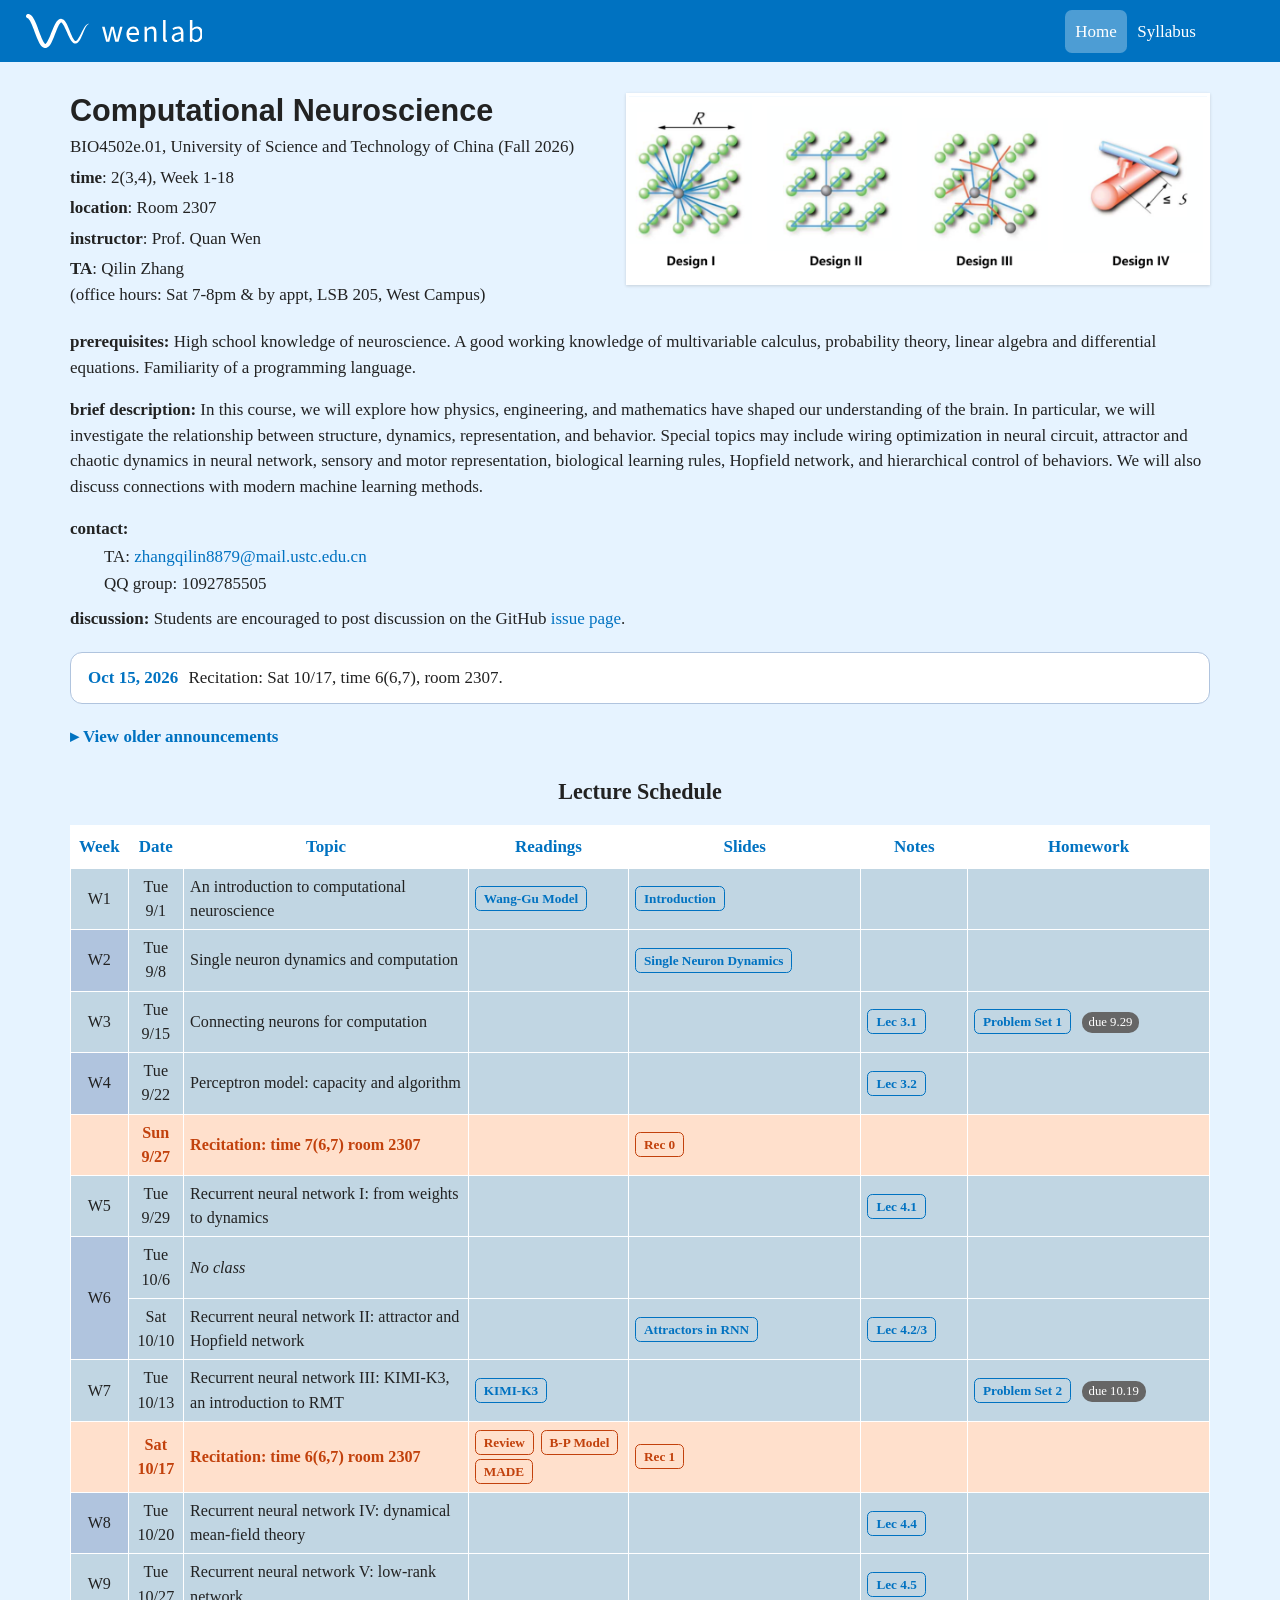
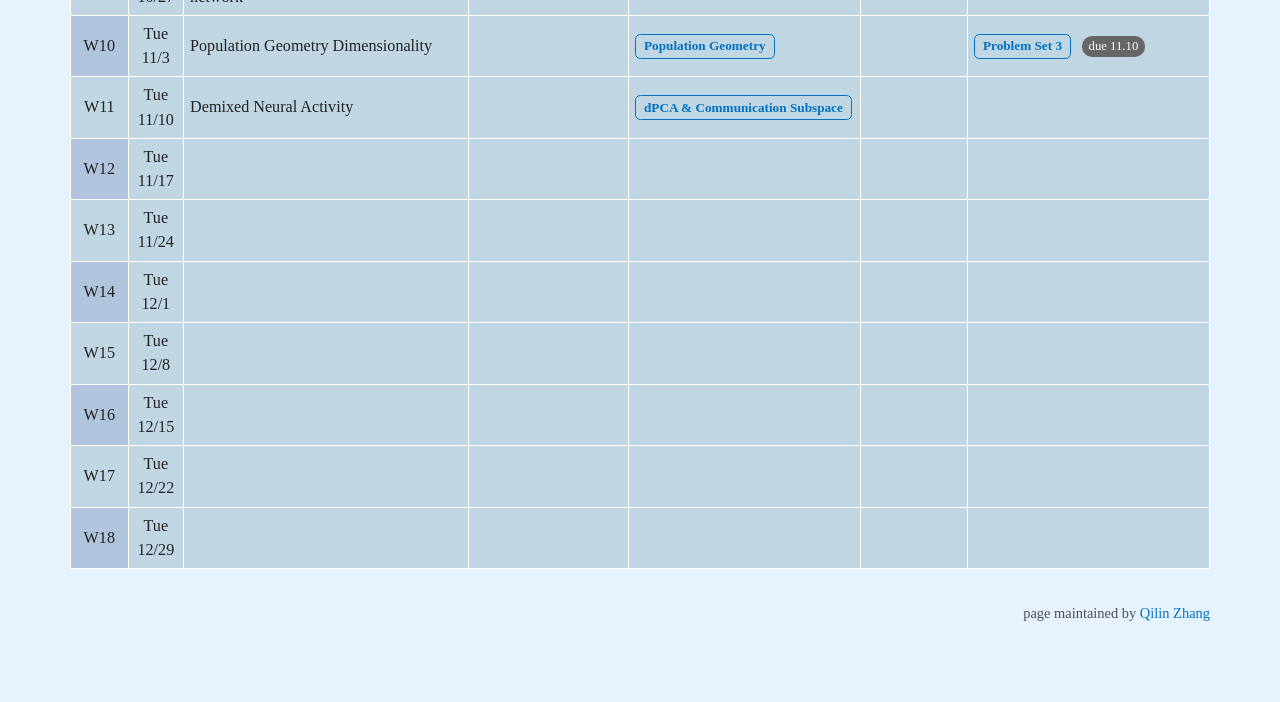
<file: index.html>
<!DOCTYPE html>
<html xmlns="http://www.w3.org/1999/xhtml" lang="en" xml:lang="en"><head>

<meta charset="utf-8">
<meta name="generator" content="quarto-1.11.9">

<meta name="viewport" content="width=device-width, initial-scale=1.0, user-scalable=yes">


<title>Computational Neuroscience</title>
<style>
/* Default styles provided by pandoc.
** See https://pandoc.org/MANUAL.html#variables-for-html for config info.
*/
span.smallcaps{font-variant: small-caps;}
div.columns{display: flex; gap: 1.5em;}
div.column{flex: auto;}
@media screen {
div.columns{gap: min(4vw, 1.5em);}
div.column{overflow-x: auto;}
}
div.hanging-indent{margin-left: 1.5em; text-indent: -1.5em;}
ul.task-list{list-style: none;}
ul.task-list li input[type="checkbox"] {
  width: 0.8em;
  margin: 0 0.8em 0.2em -1em; /* quarto-specific, see https://github.com/quarto-dev/quarto-cli/issues/4556 */ 
  vertical-align: middle;
}
</style>


<script src="site_libs/quarto-nav/quarto-nav.js"></script>
<script src="site_libs/quarto-nav/headroom.min.js"></script>
<script src="site_libs/clipboard/clipboard.min.js"></script>
<script src="site_libs/quarto-search/autocomplete.umd.js"></script>
<script src="site_libs/quarto-search/fuse.min.js"></script>
<script src="site_libs/quarto-search/quarto-search.js"></script>
<meta name="quarto:offset" content="./">
<script src="site_libs/quarto-html/quarto.js" type="module"></script>
<script src="site_libs/quarto-html/tabsets/tabsets.js" type="module"></script>
<script src="site_libs/quarto-html/scrollable-regions/scrollable-regions.js" type="module"></script>
<script src="site_libs/quarto-html/popper.min.js"></script>
<script src="site_libs/quarto-html/tippy.umd.min.js"></script>
<script src="site_libs/quarto-html/anchor.min.js"></script>
<link href="site_libs/quarto-html/tippy.css" rel="stylesheet">
<link href="site_libs/quarto-html/quarto-syntax-highlighting-63b5708e65d6cd79cd7618c58d0c21e7.css" rel="stylesheet" id="quarto-text-highlighting-styles">
<script src="site_libs/bootstrap/bootstrap.min.js"></script>
<link href="site_libs/bootstrap/bootstrap-icons.css" rel="stylesheet">
<link href="site_libs/bootstrap/bootstrap-8d4a987060cfb4a76c2767826fd10d0f.min.css" rel="stylesheet" append-hash="true" id="quarto-bootstrap" data-mode="light">
<script id="quarto-search-options" type="application/json">{
  "location": "navbar",
  "copy-button": false,
  "collapse-after": 3,
  "panel-placement": "end",
  "type": "overlay",
  "limit": 50,
  "keyboard-shortcut": [
    "f",
    "/",
    "s"
  ],
  "show-item-context": false,
  "language": {
    "search-no-results-text": "No results",
    "search-matching-documents-text": "matching documents",
    "search-copy-link-title": "Copy link to search",
    "search-hide-matches-text": "Hide additional matches",
    "search-more-match-text": "more match in this document",
    "search-more-matches-text": "more matches in this document",
    "search-clear-button-title": "Clear",
    "search-text-placeholder": "",
    "search-detached-cancel-button-title": "Cancel",
    "search-submit-button-title": "Submit",
    "search-label": "Search"
  }
}</script>


<link rel="stylesheet" href="styles.css">
</head>

<body class="nav-fixed quarto-light"><a id="quarto-skip-link" class="visually-hidden-focusable" href="#quarto-document-content">Skip to main content</a>

<div id="quarto-search-results"></div>
  <header id="quarto-header" class="headroom fixed-top">
    <nav class="navbar navbar-expand-lg " data-bs-theme="dark" aria-label="Site">
      <div class="navbar-container container-fluid">
      <div class="navbar-brand-container mx-auto">
    <a class="navbar-brand" href="./index.html">
    <span class="navbar-title">Computational Neuroscience</span>
    </a>
  </div>
          <button class="navbar-toggler" type="button" data-bs-toggle="collapse" data-bs-target="#navbarCollapse" aria-controls="navbarCollapse" aria-expanded="false" aria-label="Toggle navigation" onclick="if (window.quartoToggleHeadroom) { window.quartoToggleHeadroom(); }">
  <span class="navbar-toggler-icon"></span>
</button>
          <div class="collapse navbar-collapse" id="navbarCollapse">
            <ul class="navbar-nav navbar-nav-scroll me-auto">
  <li class="nav-item">
    <a class="nav-link active" href="./index.html" aria-current="page"> 
<span class="menu-text">Home</span></a>
  </li>  
  <li class="nav-item">
    <a class="nav-link" href="./syllabus.html"> 
<span class="menu-text">Syllabus</span></a>
  </li>  
</ul>
          </div> <!-- /navcollapse -->
            <div class="quarto-navbar-tools">
</div>
      </div> <!-- /container-fluid -->
    </nav>
</header>
<!-- content -->
<div id="quarto-content" class="quarto-container page-columns page-rows-contents page-layout-full page-navbar">
<!-- sidebar -->
<!-- margin-sidebar -->
    
<!-- main -->
<main class="content column-page" id="quarto-document-content" tabindex="-1">

<header id="title-block-header" class="quarto-title-block default">
<div class="quarto-title">
<h1 class="title">Computational Neuroscience</h1>
</div>



<div class="quarto-title-meta column-page">

    
  
    
  </div>
  


</header>


<div id="course-info" class="header-table">
<div class="header-main">
<h1>
Computational Neuroscience
</h1>
<p>
BIO4502e.01, University of Science and Technology of China (Fall 2026)
</p>
<p>
<b>time</b>: 2(3,4), Week 1-18
</p>
<p>
<b>location</b>: Room 2307
</p>
<p>
<b>instructor</b>: Prof.&nbsp;Quan Wen
</p><p>
<b>TA</b>: Qilin Zhang<br>(office hours: Sat 7-8pm &amp; by appt, LSB 205, West Campus)
</p>
</div>
<div class="header-img">
<p><img src="images/4_designs.png" height="192" alt="four designs"></p>
</div>
</div>
<p><strong>prerequisites:</strong> High school knowledge of neuroscience. A good working knowledge of multivariable calculus, probability theory, linear algebra and differential equations. Familiarity of a programming language.</p>
<p><strong>brief description:</strong> In this course, we will explore how physics, engineering, and mathematics have shaped our understanding of the brain. In particular, we will investigate the relationship between structure, dynamics, representation, and behavior. Special topics may include wiring optimization in neural circuit, attractor and chaotic dynamics in neural network, sensory and motor representation, biological learning rules, Hopfield network, and hierarchical control of behaviors. We will also discuss connections with modern machine learning methods.</p>
<p class="contact-label">
<b>contact:</b>
</p>
<ul class="contact-list">
<li>
TA: <a href="mailto:zhangqilin8879@mail.ustc.edu.cn">zhangqilin8879@mail.ustc.edu.cn</a>
</li>
<li>
QQ group: 1092785505
</li>
</ul>
<p><strong>discussion:</strong> Students are encouraged to post discussion on the GitHub <a href="https://github.com/Wenlab/Computation-Neuro-Course/issues">issue page</a>.</p>
<ul class="announcements" id="announcements">
<li>
<span class="date">Oct 15, 2026</span> Recitation: Sat 10/17, time 6(6,7), room 2307.
</li>
</ul>
<details class="announcements-fold">
<summary>
View older announcements
</summary>
<ul class="announcements">
<li>
<span class="date">Sep 23, 2026</span> Recitation: time 2pm room 2307.
</li>
<li>
<span class="date">Sep 4, 2026</span> Syllabus updated.
</li>
<li>
<span class="date">Aug 29, 2026</span> Welcome! Course homepage is live.
</li>
</ul>
</details>
<div id="schedule" class="schedule-title">
Lecture Schedule
</div>
<div class="table-responsive">
<table class="table">
<colgroup>
<col style="width: 5%;">
<col style="width: 5%;">
<col style="width: 30%;">
<col style="width: 15%;">
<col style="width: 10%;">
<col style="width: 10%;">
<col style="width: 25%;">
</colgroup>
<thead>
<tr>
<th style="text-align: center;">
Week
</th>
<th style="text-align: center;">
Date
</th>
<th>
Topic
</th>
<th>
Readings
</th>
<th>
Slides
</th>
<th>
Notes
</th>
<th>
Homework
</th>
</tr>
</thead>
<tbody>
<tr class="week-odd">
<td rowspan="1" style="text-align: center;">
W1
</td>
<td style="text-align: center;">
Tue<br>9/1
</td>
<td>
An introduction to computational neuroscience
</td>
<td>
<a href="readings/wang_gu_model.pdf">Wang-Gu Model</a>
</td>
<td>
<a href="slides/intro_to_comp_neuro.pdf">Introduction</a>
</td>
<td>
</td>
<td>
</td>
</tr>
<tr class="week-even">
<td rowspan="1" style="text-align: center;">
W2
</td>
<td style="text-align: center;">
Tue<br>9/8
</td>
<td>
Single neuron dynamics and computation
</td>
<td>
</td>
<td>
<a href="slides/Connecting-Neurons-to-Perfrom-Computation.pdf">Single Neuron Dynamics</a>
</td>
<td>
</td>
<td>
</td>
</tr>
<tr class="week-odd">
<td rowspan="1" style="text-align: center;">
W3
</td>
<td style="text-align: center;">
Tue<br>9/15
</td>
<td>
Connecting neurons for computation
</td>
<td>
</td>
<td>
</td>
<td>
<a href="notes/lecture-note1-Sep14.pdf">Lec 3.1</a>
</td>
<td>
<a href="homework/Problem-Set1.pdf">Problem Set 1</a> <span class="due">due 9.29</span>
</td>
</tr>
<tr class="week-even">
<td rowspan="1" style="text-align: center;">
W4
</td>
<td style="text-align: center;">
Tue<br>9/22
</td>
<td>
Perceptron model: capacity and algorithm
</td>
<td>
</td>
<td>
</td>
<td>
<a href="notes/lecture-note2-Sep22.pdf">Lec 3.2</a>
</td>
<td>
</td>
</tr>
<tr class="recitation-row">
<td>
</td>
<td style="text-align: center;">
Sun<br>9/27
</td>
<td>
Recitation: time 7(6,7) room 2307
</td>
<td>
</td>
<td>
<a href="slides/recitation-slides.pdf">Rec 0</a>
</td>
<td>
</td>
<td>
</td>
</tr>
<tr class="week-odd">
<td rowspan="1" style="text-align: center;">
W5
</td>
<td style="text-align: center;">
Tue<br>9/29
</td>
<td>
Recurrent neural network I: from weights to dynamics
</td>
<td>
</td>
<td>
</td>
<td>
<a href="notes/Lecture-note-RNN1.pdf">Lec 4.1</a>
</td>
<td>
</td>
</tr>
<tr class="week-even">
<td rowspan="2" style="text-align: center;">
W6
</td>
<td style="text-align: center;">
Tue<br>10/6
</td>
<td>
<i>No class</i>
</td>
<td>
</td>
<td>
</td>
<td>
</td>
<td>
</td>
</tr>
<tr class="week-even">
<td style="text-align: center;">
Sat<br>10/10
</td>
<td>
Recurrent neural network II: attractor and Hopfield network
</td>
<td>
</td>
<td>
<a href="slides/attractor-dynamics.pdf">Attractors in RNN</a>
</td>
<td>
<a href="notes/Lecture-note-RNN1-updated.pdf">Lec 4.2/3</a>
</td>
<td>
</td>
</tr>
<tr class="week-odd">
<td rowspan="1" style="text-align: center;">
W7
</td>
<td style="text-align: center;">
Tue<br>10/13
</td>
<td>
Recurrent neural network III: KIMI-K3, an introduction to RMT
</td>
<td>
<a href="readings/2607.24653v2.pdf">KIMI-K3</a>
</td>
<td>
</td>
<td>
</td>
<td>
<a href="homework/Problem-Set2.pdf">Problem Set 2</a> <span class="due">due 10.19</span>
</td>
</tr>
<tr class="recitation-row">
<td>
</td>
<td style="text-align: center;">
Sat<br>10/17
</td>
<td>
Recitation: time 6(6,7) room 2307
</td>
<td>
<a href="readings/AReview.pdf">Review</a> <a href="readings/BF.pdf">B-P Model</a> <a href="readings/MADE.pdf">MADE</a>
</td>
<td>
<a href="slides/Rec_1.pdf">Rec 1</a>
</td>
<td>
</td>
<td>
</td>
</tr>
<tr class="week-even">
<td rowspan="1" style="text-align: center;">
W8
</td>
<td style="text-align: center;">
Tue<br>10/20
</td>
<td>
Recurrent neural network IV: dynamical mean-field theory
</td>
<td>
</td>
<td>
</td>
<td>
<a href="notes/Lecture-6.pdf">Lec 4.4</a>
</td>
<td>
</td>
</tr>
<tr class="week-odd">
<td rowspan="1" style="text-align: center;">
W9
</td>
<td style="text-align: center;">
Tue<br>10/27
</td>
<td>
Recurrent neural network V: low-rank network
</td>
<td>
</td>
<td>
</td>
<td>
<a href="notes/Lecture7.pdf">Lec 4.5</a>
</td>
<td>
</td>
</tr>
<tr class="week-even">
<td rowspan="1" style="text-align: center;">
W10
</td>
<td style="text-align: center;">
Tue<br>11/3
</td>
<td>
Population Geometry Dimensionality
</td>
<td>
</td>
<td>
<a href="slides/The-Geometry-Dimensionality-of-Population-Activity.pdf">Population Geometry</a>
</td>
<td>
</td>
<td>
<a href="homework/Homework3.pdf">Problem Set 3</a> <span class="due">due 11.10</span>
</td>
</tr>
<tr class="week-odd">
<td rowspan="1" style="text-align: center;">
W11
</td>
<td style="text-align: center;">
Tue<br>11/10
</td>
<td>
Demixed Neural Activity
</td>
<td>
</td>
<td>
<a href="slides/demixed-neural-activity.pdf">dPCA &amp; Communication Subspace</a>
</td>
<td>
</td>
<td>
</td>
</tr>
<tr class="week-even">
<td rowspan="1" style="text-align: center;">
W12
</td>
<td style="text-align: center;">
Tue<br>11/17
</td>
<td>
</td>
<td>
</td>
<td>
</td>
<td>
</td>
<td style="text-align: center;">
</td>
</tr>
<tr class="week-odd">
<td rowspan="1" style="text-align: center;">
W13
</td>
<td style="text-align: center;">
Tue<br>11/24
</td>
<td>
</td>
<td>
</td>
<td>
</td>
<td>
</td>
<td>
</td>
</tr>
<tr class="week-even">
<td rowspan="1" style="text-align: center;">
W14
</td>
<td style="text-align: center;">
Tue<br>12/1
</td>
<td>
</td>
<td>
</td>
<td>
</td>
<td>
</td>
<td>
</td>
</tr>
<tr class="week-odd">
<td rowspan="1" style="text-align: center;">
W15
</td>
<td style="text-align: center;">
Tue<br>12/8
</td>
<td>
</td>
<td>
</td>
<td>
</td>
<td>
</td>
<td>
</td>
</tr>
<tr class="week-even">
<td rowspan="1" style="text-align: center;">
W16
</td>
<td style="text-align: center;">
Tue<br>12/15
</td>
<td>
</td>
<td>
</td>
<td>
</td>
<td>
</td>
<td>
</td>
</tr>
<tr class="week-odd">
<td rowspan="1" style="text-align: center;">
W17
</td>
<td style="text-align: center;">
Tue<br>12/22
</td>
<td>
</td>
<td>
</td>
<td>
</td>
<td>
</td>
<td>
</td>
</tr>
<tr class="week-even">
<td rowspan="1" style="text-align: center;">
W18
</td>
<td style="text-align: center;">
Tue<br>12/29
</td>
<td>
</td>
<td>

</td>
<td>
</td>
<td>
</td>
<td>
</td>
</tr>
</tbody>
</table>
</div>
<div class="pagefoot">
page maintained by <a href="https://github.com/Zenobiaql">Qilin Zhang</a> <!-- TODO: 维护人 -->
</div>


</main></div>



 <!-- /main -->
<!-- 将导航栏品牌区替换为 WenLab 横向 lockup SVG（内联以继承前景色），并链接到实验室官网 -->
<script>
document.addEventListener("DOMContentLoaded", function () {
  var container = document.querySelector("#quarto-header .navbar-brand-container");
  if (!container) return;

  var svg = '<svg xmlns="http://www.w3.org/2000/svg" viewBox="0 0 520.35 100.00" width="180" height="34.6" role="img" aria-label="WenLab">'
    + '<path fill="currentColor" transform="translate(0.000,0.000) scale(1.10737) translate(5.713,48.691)" d="M-1.54 -37.50L-0.66 -37.19L0.32 -36.49L1.71 -35.03L3.36 -32.79L5.16 -29.82L7.05 -26.22L8.99 -22.06L10.97 -17.45L12.97 -12.47L14.98 -7.24L17.02 -1.85L19.06 3.60L21.12 9.00L23.19 14.26L25.29 19.27L27.42 23.96L29.59 28.25L31.85 32.09L34.30 35.41L37.07 38.12L40.21 40.25L43.91 41.49L47.90 41.35L51.48 39.89L54.51 37.65L57.17 34.84L59.53 31.43L61.72 27.53L63.84 23.21L65.92 18.53L67.96 13.59L69.99 8.47L71.99 3.30L73.98 -1.82L75.95 -6.74L77.89 -11.36L79.81 -15.56L81.67 -19.19L83.44 -22.16L85.01 -24.38L86.28 -25.77L87.10 -26.33L87.41 -26.46L87.77 -26.43L88.71 -25.91L90.11 -24.54L91.82 -22.35L93.71 -19.42L95.69 -15.86L97.72 -11.79L99.78 -7.36L101.87 -2.68L103.97 2.09L106.10 6.82L108.25 11.39L110.42 15.67L112.64 19.55L114.92 22.96L117.34 25.81L119.98 28.03L122.98 29.47L126.28 29.80L129.41 28.90L132.08 27.07L134.41 24.60L136.54 21.58L138.58 18.08L140.55 14.18L142.49 9.97L144.40 5.57L146.30 1.12L148.17 -3.25L150.03 -7.41L151.86 -11.22L153.67 -14.58L155.45 -17.38L157.18 -19.57L158.93 -21.06L160.70 -21.98L162.00 -22.36L162.00 -22.36L160.59 -22.71L158.29 -22.30L155.98 -20.94L153.64 -18.87L151.35 -16.11L149.09 -12.79L146.86 -9.03L144.65 -4.94L142.46 -0.66L140.28 3.65L138.13 7.86L136.00 11.82L133.91 15.38L131.87 18.41L129.94 20.76L128.20 22.34L126.81 23.10L125.87 23.24L125.10 23.03L124.04 22.34L122.61 20.91L120.96 18.68L119.18 15.72L117.33 12.13L115.44 8.04L113.52 3.57L111.57 -1.15L109.61 -5.97L107.63 -10.78L105.63 -15.44L103.59 -19.84L101.50 -23.89L99.33 -27.50L96.97 -30.59L94.30 -33.11L91.17 -34.98L87.47 -35.78L83.72 -35.13L80.47 -33.35L77.67 -30.87L75.18 -27.79L72.88 -24.16L70.67 -20.06L68.52 -15.55L66.40 -10.73L64.30 -5.70L62.22 -0.56L60.16 4.56L58.11 9.55L56.09 14.27L54.10 18.62L52.15 22.46L50.28 25.69L48.57 28.21L47.17 29.99L46.13 30.91L45.64 31.11L45.57 31.09L45.20 30.92L44.27 30.12L42.97 28.45L41.35 26.03L39.54 22.90L37.65 19.11L35.71 14.77L33.74 10.01L31.75 4.91L29.74 -0.41L27.72 -5.84L25.69 -11.29L23.64 -16.64L21.57 -21.82L19.48 -26.72L17.35 -31.29L15.18 -35.45L12.91 -39.17L10.49 -42.40L7.82 -45.14L4.72 -47.29L1.54 -48.50L0.50 -48.69L-0.55 -48.69L-1.59 -48.49L-2.57 -48.10L-3.46 -47.54L-4.24 -46.83L-4.87 -45.99L-5.34 -45.04L-5.62 -44.03L-5.71 -42.98L-5.61 -41.93L-5.32 -40.91L-4.84 -39.97L-4.21 -39.13L-3.42 -38.43L-2.52 -37.88Z"/>'
    + '<path fill="currentColor" transform="translate(221.566,81.423)" d="M14.27 0.00H23.43L29.27 -23.34C30.35 -27.29 31.24 -31.15 32.05 -36.27H32.41C33.40 -31.15 34.12 -27.38 35.19 -23.34L41.03 0.00H50.64L62.40 -43.63H55.21L48.84 -18.40C47.94 -14.45 47.13 -10.68 46.24 -6.02H45.88C44.98 -10.68 44.08 -14.45 43.00 -18.40L36.45 -43.63H28.37L21.91 -18.40C20.92 -14.45 20.02 -10.68 19.12 -6.02H18.76C18.05 -10.68 17.15 -14.45 16.25 -18.40L9.88 -43.63H2.15Z M93.82 -38.69C100.55 -38.69 104.41 -34.12 104.41 -25.68H81.70C82.87 -35.01 88.43 -38.69 93.82 -38.69ZM94.99 1.08C100.91 1.08 105.58 -0.81 109.44 -3.41L106.75 -8.26C103.69 -6.19 100.01 -4.94 95.88 -4.94C88.52 -4.94 82.24 -10.06 81.52 -19.84H110.70C110.97 -21.28 111.06 -22.71 111.06 -24.24C111.06 -36.63 104.95 -44.71 93.73 -44.71C83.67 -44.71 73.98 -36.00 73.98 -21.82C73.98 -7.36 83.23 1.08 94.99 1.08Z M127.22 0.00H134.58V-31.60C138.98 -36.00 142.03 -38.34 146.52 -38.34C152.27 -38.34 154.78 -34.83 154.78 -26.66V0.00H162.14V-27.65C162.14 -38.78 158.01 -44.71 148.85 -44.71C142.84 -44.71 138.35 -41.48 134.22 -37.35H133.95L133.32 -43.63H127.22Z M189.52 0.81C191.32 0.81 192.76 0.54 193.74 0.09L192.76 -5.48C192.04 -5.30 191.68 -5.30 191.23 -5.30C190.06 -5.30 189.07 -6.10 189.07 -8.44V-63.92H181.71V-8.98C181.71 -2.69 183.96 0.81 189.52 0.81Z M220.05 1.08C225.52 1.08 230.19 -1.71 234.50 -5.21H234.77L235.40 0.00H241.51V-26.75C241.51 -37.62 236.93 -44.71 226.33 -44.71C219.33 -44.71 213.23 -41.75 209.19 -39.05L212.06 -34.03C215.47 -36.18 220.05 -38.52 225.08 -38.52C232.17 -38.52 234.05 -33.22 234.14 -27.74C215.47 -25.68 207.21 -21.10 207.21 -11.31C207.21 -3.41 212.78 1.08 220.05 1.08ZM222.11 -5.03C217.89 -5.03 214.48 -6.91 214.48 -11.76C214.48 -17.42 219.42 -20.74 234.14 -22.44V-10.68C229.92 -6.91 226.33 -5.03 222.11 -5.03Z M279.93 1.08C289.90 1.08 298.78 -7.63 298.78 -22.53C298.78 -36.00 292.77 -44.71 281.46 -44.71C276.61 -44.71 271.76 -42.11 267.81 -38.60L267.99 -46.51V-63.92H260.63V0.00H266.55L267.18 -4.49H267.45C271.31 -0.99 275.89 1.08 279.93 1.08ZM278.67 -5.12C275.80 -5.12 271.85 -6.37 267.99 -9.70V-32.59C272.12 -36.45 275.98 -38.52 279.66 -38.52C287.92 -38.52 291.15 -32.05 291.15 -22.44C291.15 -11.67 285.86 -5.12 278.67 -5.12Z"/>'
    + '</svg>';

  var a = document.createElement("a");
  a.href = "https://www.wenlab.org/";
  a.className = "navbar-brand navbar-brand-svg";
  a.innerHTML = svg;
  container.innerHTML = "";
  container.appendChild(a);
});
</script>
<script id="quarto-html-after-body" type="application/javascript">
  window.document.addEventListener("DOMContentLoaded", function (event) {
    const icon = "";
    const anchorJS = new window.AnchorJS();
    anchorJS.options = {
      placement: 'right',
      icon: icon
    };
    anchorJS.add('.anchored');
    const isCodeAnnotation = (el) => {
      for (const clz of el.classList) {
        if (clz.startsWith('code-annotation-')) {                     
          return true;
        }
      }
      return false;
    }
    const onCopySuccess = function(e) {
      // button target
      const button = e.trigger;
      // don't keep focus
      button.blur();
      // flash "checked"
      button.classList.add('code-copy-button-checked');
      var currentTitle = button.getAttribute("title");
      button.setAttribute("title", "Copied!");
      let tooltip;
      if (window.bootstrap) {
        button.setAttribute("data-bs-toggle", "tooltip");
        button.setAttribute("data-bs-placement", "left");
        button.setAttribute("data-bs-title", "Copied!");
        tooltip = new bootstrap.Tooltip(button, 
          { trigger: "manual", 
            customClass: "code-copy-button-tooltip",
            offset: [0, -8]});
        tooltip.show();    
      }
      setTimeout(function() {
        if (tooltip) {
          tooltip.hide();
          button.removeAttribute("data-bs-title");
          button.removeAttribute("data-bs-toggle");
          button.removeAttribute("data-bs-placement");
        }
        button.setAttribute("title", currentTitle);
        button.classList.remove('code-copy-button-checked');
      }, 1000);
      // clear code selection
      e.clearSelection();
    }
    const getTextToCopy = function(trigger) {
      const outerScaffold = trigger.parentElement.cloneNode(true);
      const codeEl = outerScaffold.querySelector('code');
      for (const childEl of codeEl.children) {
        if (isCodeAnnotation(childEl)) {
          childEl.remove();
        }
      }
      return codeEl.innerText;
    }
    const clipboard = new window.ClipboardJS('.code-copy-button:not([data-in-quarto-modal])', {
      text: getTextToCopy
    });
    clipboard.on('success', onCopySuccess);
    if (window.document.getElementById('quarto-embedded-source-code-modal')) {
      const clipboardModal = new window.ClipboardJS('.code-copy-button[data-in-quarto-modal]', {
        text: getTextToCopy,
        container: window.document.getElementById('quarto-embedded-source-code-modal')
      });
      clipboardModal.on('success', onCopySuccess);
    }
      var localhostRegex = new RegExp(/^(?:http|https):\/\/localhost\:?[0-9]*\//);
      var mailtoRegex = new RegExp(/^mailto:/);
        var filterRegex = new RegExp("https:\/\/Wenlab\.github\.io\/Computation-Neuro-Course\/");
      var isInternal = (href) => {
          return filterRegex.test(href) || localhostRegex.test(href) || mailtoRegex.test(href);
      }
      // Inspect non-navigation links and adorn them if external
      window.quartoDecorateExternalLinks = function (root) {
     var links = (root || window.document).querySelectorAll('a[href]:not(.nav-link):not(.navbar-brand):not(.toc-action):not(.sidebar-link):not(.sidebar-item-toggle):not(.pagination-link):not(.no-external):not([aria-hidden]):not(.dropdown-item):not(.quarto-navigation-tool):not(.about-link)');
      for (var i=0; i<links.length; i++) {
        const link = links[i];
        if (!isInternal(link.href)) {
          // undo the damage that might have been done by quarto-nav.js in the case of
          // links that we want to consider external
          if (link.dataset.originalHref !== undefined) {
            link.href = link.dataset.originalHref;
          }
          if (!link.classList.contains('no-external-icon')) {
          }
        }
      }
      };
      window.quartoDecorateExternalLinks(window.document);
    // Esc closes the popup (WCAG 1.4.13) and focus leaving both trigger and
    // popup closes it (WCAG 2.4.11); tippy handles neither for interactive popups.
    const hideOnEscAndFocusOut = {
      name: 'hideOnEscAndFocusOut',
      defaultValue: true,
      fn(instance) {
        const dismiss = () => {
          // A show scheduled by the trigger delay would otherwise reopen it
          instance.clearDelayTimeouts();
          instance.hide();
        };
        const onKeyDown = (event) => {
          if (event.key !== 'Escape') {
            return;
          }
          // Keep Esc from also reaching page handlers (e.g. reveal.js overview),
          // except an open reveal.js slide menu, which Esc should close too.
          // The menu handles keys only when its keyboard option is on.
          const menuHandlesEsc = window.Reveal?.getPlugin?.('menu')?.isOpen() &&
            window.Reveal.getConfig().menu?.keyboard !== false;
          if (!menuHandlesEsc) {
            event.stopPropagation();
          }
          if (instance.popper.contains(window.document.activeElement)) {
            // Disabled while refocusing so the focus trigger does not reopen it
            instance.disable();
            instance.reference.focus();
            instance.enable();
          }
          dismiss();
        };
        const onFocusOut = (event) => {
          const target = event.relatedTarget;
          if (target && !instance.reference.contains(target) &&
              !instance.popper.contains(target)) {
            dismiss();
          }
        };
        // On the trigger too: a click trigger (code-annotations: select) has no
        // blur handling. Attached for the instance's lifetime so leaving the
        // trigger also cancels a show still pending on the trigger delay.
        instance.reference.addEventListener('focusout', onFocusOut);
        return {
          onShow() {
            window.document.addEventListener('keydown', onKeyDown, true);
            instance.popper.addEventListener('focusout', onFocusOut);
          },
          onHide() {
            window.document.removeEventListener('keydown', onKeyDown, true);
            instance.popper.removeEventListener('focusout', onFocusOut);
          },
          onDestroy() {
            instance.reference.removeEventListener('focusout', onFocusOut);
          },
        };
      },
    };
    function tippyHover(el, contentFn, onTriggerFn, onUntriggerFn) {
      const config = {
        allowHTML: true,
        maxWidth: 500,
        delay: 100,
        arrow: false,
        appendTo: function(el) {
            return el.parentElement;
        },
        interactive: true,
        interactiveBorder: 10,
        theme: 'quarto',
        placement: 'bottom-start',
        plugins: [hideOnEscAndFocusOut],
      };
      if (contentFn) {
        config.content = contentFn;
      }
      if (onTriggerFn) {
        config.onTrigger = onTriggerFn;
      }
      if (onUntriggerFn) {
        config.onUntrigger = onUntriggerFn;
      }
      window.tippy(el, config); 
    }
    const noterefs = window.document.querySelectorAll('a[role="doc-noteref"]');
    for (var i=0; i<noterefs.length; i++) {
      const ref = noterefs[i];
      tippyHover(ref, function() {
        // use id or data attribute instead here
        let href = ref.getAttribute('data-footnote-href') || ref.getAttribute('href');
        try { href = new URL(href).hash; } catch {}
        const id = href.replace(/^#\/?/, "");
        const note = window.document.getElementById(id);
        if (note) {
          return note.innerHTML;
        } else {
          return "";
        }
      });
    }
    const xrefs = window.document.querySelectorAll('a.quarto-xref');
    const processXRef = (id, note) => {
      // Strip column container classes
      const stripColumnClz = (el) => {
        el.classList.remove("page-full", "page-columns");
        if (el.children) {
          for (const child of el.children) {
            stripColumnClz(child);
          }
        }
      }
      stripColumnClz(note)
      if (id === null || id.startsWith('sec-')) {
        // Special case sections, only their first couple elements
        const container = document.createElement("div");
        if (note.children && note.children.length > 2) {
          container.appendChild(note.children[0].cloneNode(true));
          for (let i = 1; i < note.children.length; i++) {
            const child = note.children[i];
            if (child.tagName === "P" && child.innerText === "") {
              continue;
            } else {
              container.appendChild(child.cloneNode(true));
              break;
            }
          }
          if (window.Quarto?.typesetMath) {
            window.Quarto.typesetMath(container);
          }
          return container.innerHTML
        } else {
          if (window.Quarto?.typesetMath) {
            window.Quarto.typesetMath(note);
          }
          return note.innerHTML;
        }
      } else {
        // Remove any anchor links if they are present
        const anchorLink = note.querySelector('a.anchorjs-link');
        if (anchorLink) {
          anchorLink.remove();
        }
        if (window.Quarto?.typesetMath) {
          window.Quarto.typesetMath(note);
        }
        if (note.classList.contains("callout")) {
          return note.outerHTML;
        } else {
          return note.innerHTML;
        }
      }
    }
    for (var i=0; i<xrefs.length; i++) {
      const xref = xrefs[i];
      tippyHover(xref, undefined, function(instance) {
        instance.disable();
        let url = xref.getAttribute('href');
        let hash = undefined; 
        if (url.startsWith('#')) {
          hash = url;
        } else {
          try { hash = new URL(url).hash; } catch {}
        }
        if (hash) {
          const id = hash.replace(/^#\/?/, "");
          const note = window.document.getElementById(id);
          if (note !== null) {
            try {
              const html = processXRef(id, note.cloneNode(true));
              instance.setContent(html);
            } finally {
              instance.enable();
              instance.show();
            }
          } else {
            // See if we can fetch this
            fetch(url.split('#')[0])
            .then(res => res.text())
            .then(html => {
              const parser = new DOMParser();
              const htmlDoc = parser.parseFromString(html, "text/html");
              const note = htmlDoc.getElementById(id);
              if (note !== null) {
                const html = processXRef(id, note);
                instance.setContent(html);
              } 
            }).finally(() => {
              instance.enable();
              instance.show();
            });
          }
        } else {
          // See if we can fetch a full url (with no hash to target)
          // This is a special case and we should probably do some content thinning / targeting
          fetch(url)
          .then(res => res.text())
          .then(html => {
            const parser = new DOMParser();
            const htmlDoc = parser.parseFromString(html, "text/html");
            const note = htmlDoc.querySelector('main.content');
            if (note !== null) {
              // This should only happen for chapter cross references
              // (since there is no id in the URL)
              // remove the first header
              if (note.children.length > 0 && note.children[0].tagName === "HEADER") {
                note.children[0].remove();
              }
              const html = processXRef(null, note);
              instance.setContent(html);
            } 
          }).finally(() => {
            instance.enable();
            instance.show();
          });
        }
      }, function(instance) {
      });
    }
        let selectedAnnoteEl;
        const selectorForAnnotation = ( cell, annotation) => {
          let cellAttr = 'data-code-cell="' + cell + '"';
          let lineAttr = 'data-code-annotation="' +  annotation + '"';
          const selector = 'span[' + cellAttr + '][' + lineAttr + ']';
          return selector;
        }
        const selectCodeLines = (annoteEl) => {
          const doc = window.document;
          const targetCell = annoteEl.getAttribute("data-target-cell");
          const targetAnnotation = annoteEl.getAttribute("data-target-annotation");
          const annoteSpan = window.document.querySelector(selectorForAnnotation(targetCell, targetAnnotation));
          const lines = annoteSpan.getAttribute("data-code-lines").split(",");
          const lineIds = lines.map((line) => {
            return targetCell + "-" + line;
          })
          // Each band is positioned against its own containing block, which is
          // not the offsetParent of the lines, so place it from client rects.
          const placeBand = (band, firstEl, lastEl, codeBlock) => {
            const container = band.offsetParent;
            if (container === null) {
              return;
            }
            const containerRect = container.getBoundingClientRect();
            // Reveal.js scales slides with a transform, so convert client
            // pixels back to the CSS pixels of the container.
            const scale = containerRect.height / container.offsetHeight || 1;
            const firstRect = firstEl.getBoundingClientRect();
            const lastRect = lastEl.getBoundingClientRect();
            const top = (firstRect.top - containerRect.top) / scale - container.clientTop + container.scrollTop;
            const height = (lastRect.bottom - firstRect.top) / scale;
            band.style.top = top - 2 + "px";
            band.style.height = height + 4 + "px";
            if (codeBlock) {
              // Without the copy button wrapper, the containing block is wider
              // than the code block, so span the code block explicitly.
              const blockRect = codeBlock.getBoundingClientRect();
              band.style.left = (blockRect.left - containerRect.left) / scale - container.clientLeft + container.scrollLeft + "px";
              band.style.width = blockRect.width / scale + "px";
            }
          };
          if (lineIds.length > 0) {
            const el = window.document.getElementById(lineIds[0]);
            const lastEl = window.document.getElementById(lineIds[lineIds.length - 1]);
            const parent = el.parentElement.parentElement;
            // cook up a div (if necessary) and position it
            let div = window.document.getElementById("code-annotation-line-highlight");
            if (div === null) {
              div = window.document.createElement("div");
              div.setAttribute("id", "code-annotation-line-highlight");
              div.style.position = 'absolute';
              parent.appendChild(div);
            }
            placeBand(div, el, lastEl, parent.closest("div.sourceCode") || parent);
            let gutterDiv = window.document.getElementById("code-annotation-line-highlight-gutter");
            if (gutterDiv === null) {
              gutterDiv = window.document.createElement("div");
              gutterDiv.setAttribute("id", "code-annotation-line-highlight-gutter");
              gutterDiv.style.position = 'absolute';
              const codeCell = window.document.getElementById(targetCell);
              const gutter = codeCell.querySelector('.code-annotation-gutter');
              gutter.appendChild(gutterDiv);
            }
            placeBand(gutterDiv, el, lastEl);
            selectedAnnoteEl = annoteEl;
          }
        };
        const unselectCodeLines = () => {
          const elementsIds = ["code-annotation-line-highlight", "code-annotation-line-highlight-gutter"];
          elementsIds.forEach((elId) => {
            const div = window.document.getElementById(elId);
            if (div) {
              div.remove();
            }
          });
          selectedAnnoteEl = undefined;
        };
          // Handle positioning of the toggle
      window.addEventListener(
        "resize",
        throttle(() => {
          elRect = undefined;
          if (selectedAnnoteEl) {
            selectCodeLines(selectedAnnoteEl);
          }
        }, 10)
      );
      function throttle(fn, ms) {
      let throttle = false;
      let timer;
        return (...args) => {
          if(!throttle) { // first call gets through
              fn.apply(this, args);
              throttle = true;
          } else { // all the others get throttled
              if(timer) clearTimeout(timer); // cancel #2
              timer = setTimeout(() => {
                fn.apply(this, args);
                timer = throttle = false;
              }, ms);
          }
        };
      }
        // Attach click handler to the DT
        const annoteDls = window.document.querySelectorAll('dt[data-target-cell]');
        for (const annoteDlNode of annoteDls) {
          annoteDlNode.addEventListener('click', (event) => {
            const clickedEl = event.target;
            if (clickedEl !== selectedAnnoteEl) {
              unselectCodeLines();
              const activeEl = window.document.querySelector('dt[data-target-cell].code-annotation-active');
              if (activeEl) {
                activeEl.classList.remove('code-annotation-active');
              }
              selectCodeLines(clickedEl);
              clickedEl.classList.add('code-annotation-active');
            } else {
              // Unselect the line
              unselectCodeLines();
              clickedEl.classList.remove('code-annotation-active');
            }
          });
        }
    const findCites = (el) => {
      const parentEl = el.parentElement;
      if (parentEl) {
        const cites = parentEl.dataset.cites;
        if (cites) {
          return {
            el,
            cites: cites.split(' ')
          };
        } else {
          return findCites(el.parentElement)
        }
      } else {
        return undefined;
      }
    };
    var bibliorefs = window.document.querySelectorAll('a[role="doc-biblioref"]');
    for (var i=0; i<bibliorefs.length; i++) {
      const ref = bibliorefs[i];
      const citeInfo = findCites(ref);
      if (citeInfo) {
        tippyHover(citeInfo.el, function() {
          var popup = window.document.createElement('div');
          citeInfo.cites.forEach(function(cite) {
            var citeDiv = window.document.createElement('div');
            citeDiv.classList.add('hanging-indent');
            citeDiv.classList.add('csl-entry');
            var biblioDiv = window.document.getElementById('ref-' + cite);
            if (biblioDiv) {
              citeDiv.innerHTML = biblioDiv.innerHTML;
            }
            popup.appendChild(citeDiv);
          });
          return popup.innerHTML;
        });
      }
    }
  });
  </script>
  <script type="application/javascript">
  window.quartoScrollableRegionsLabels = {"code":"Scrollable code","output":"Scrollable output"};
  </script>
 <!-- /content -->




</body></html>
</file>
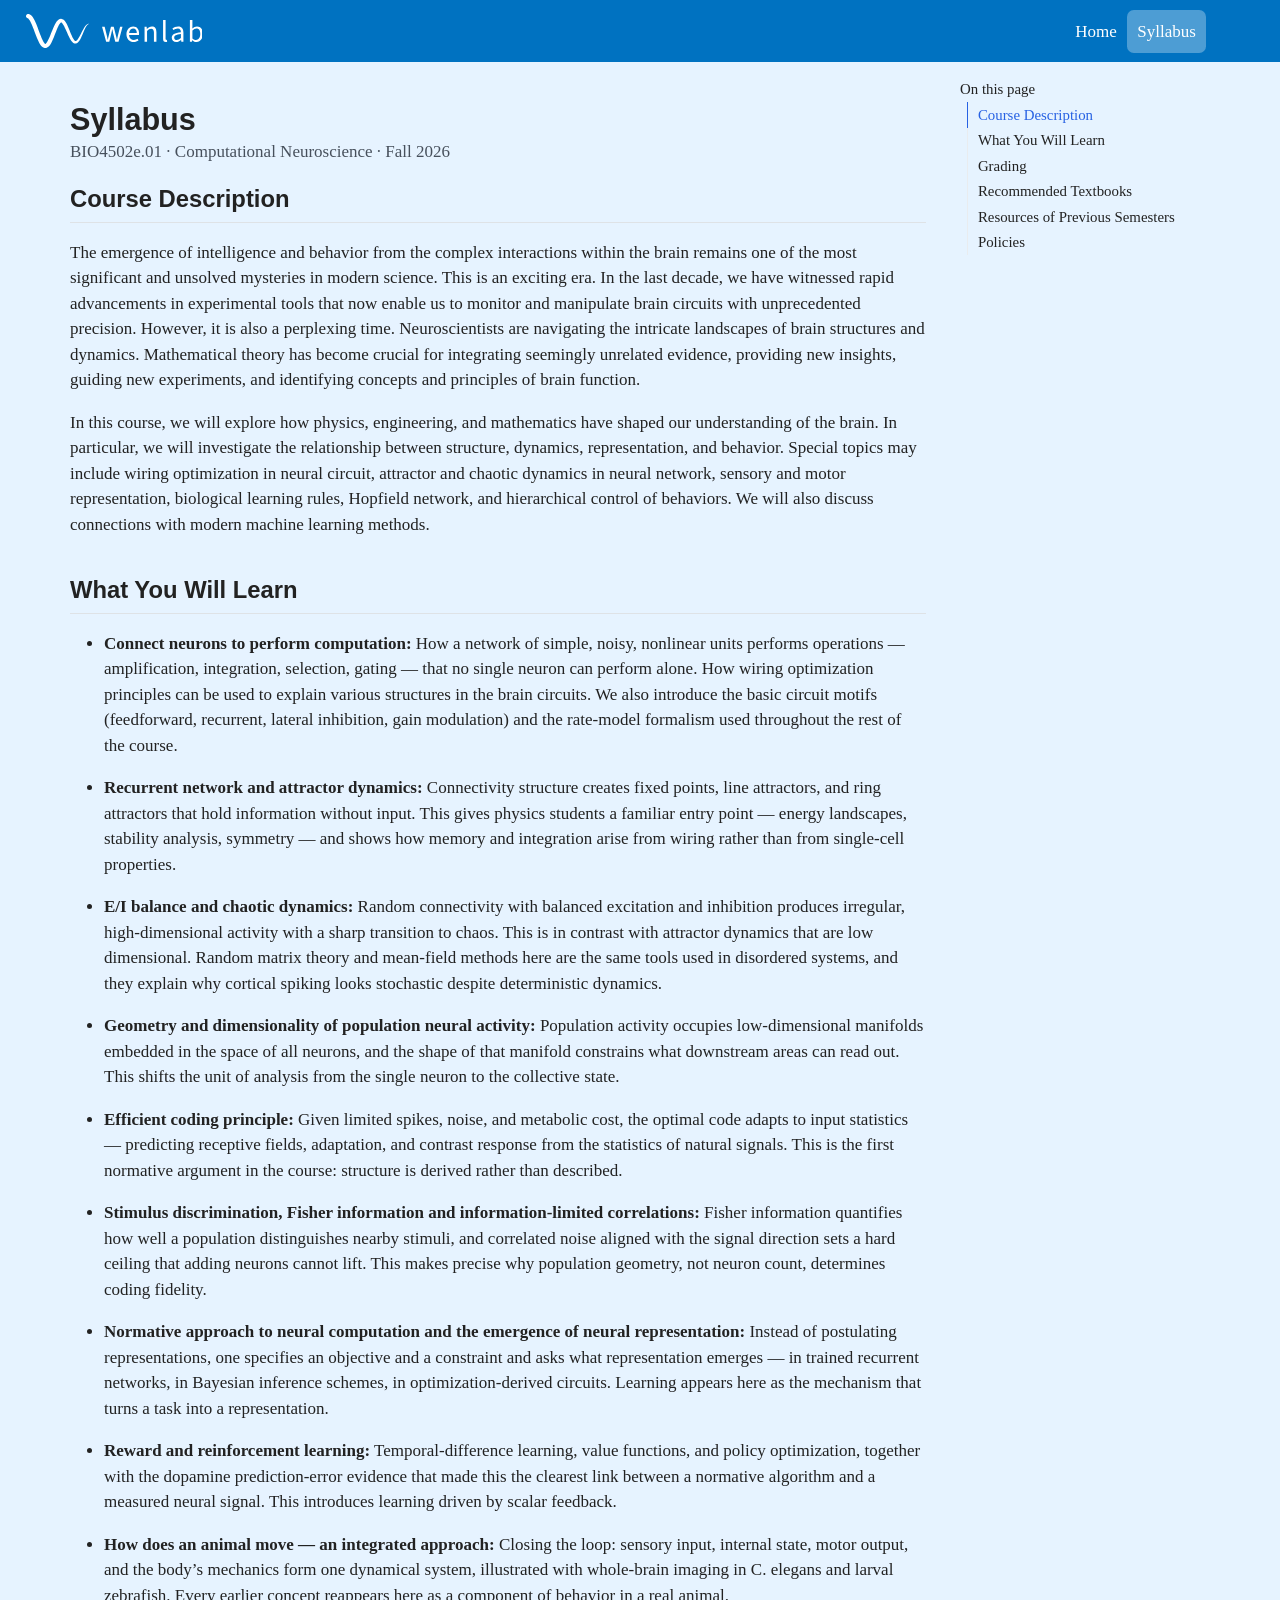
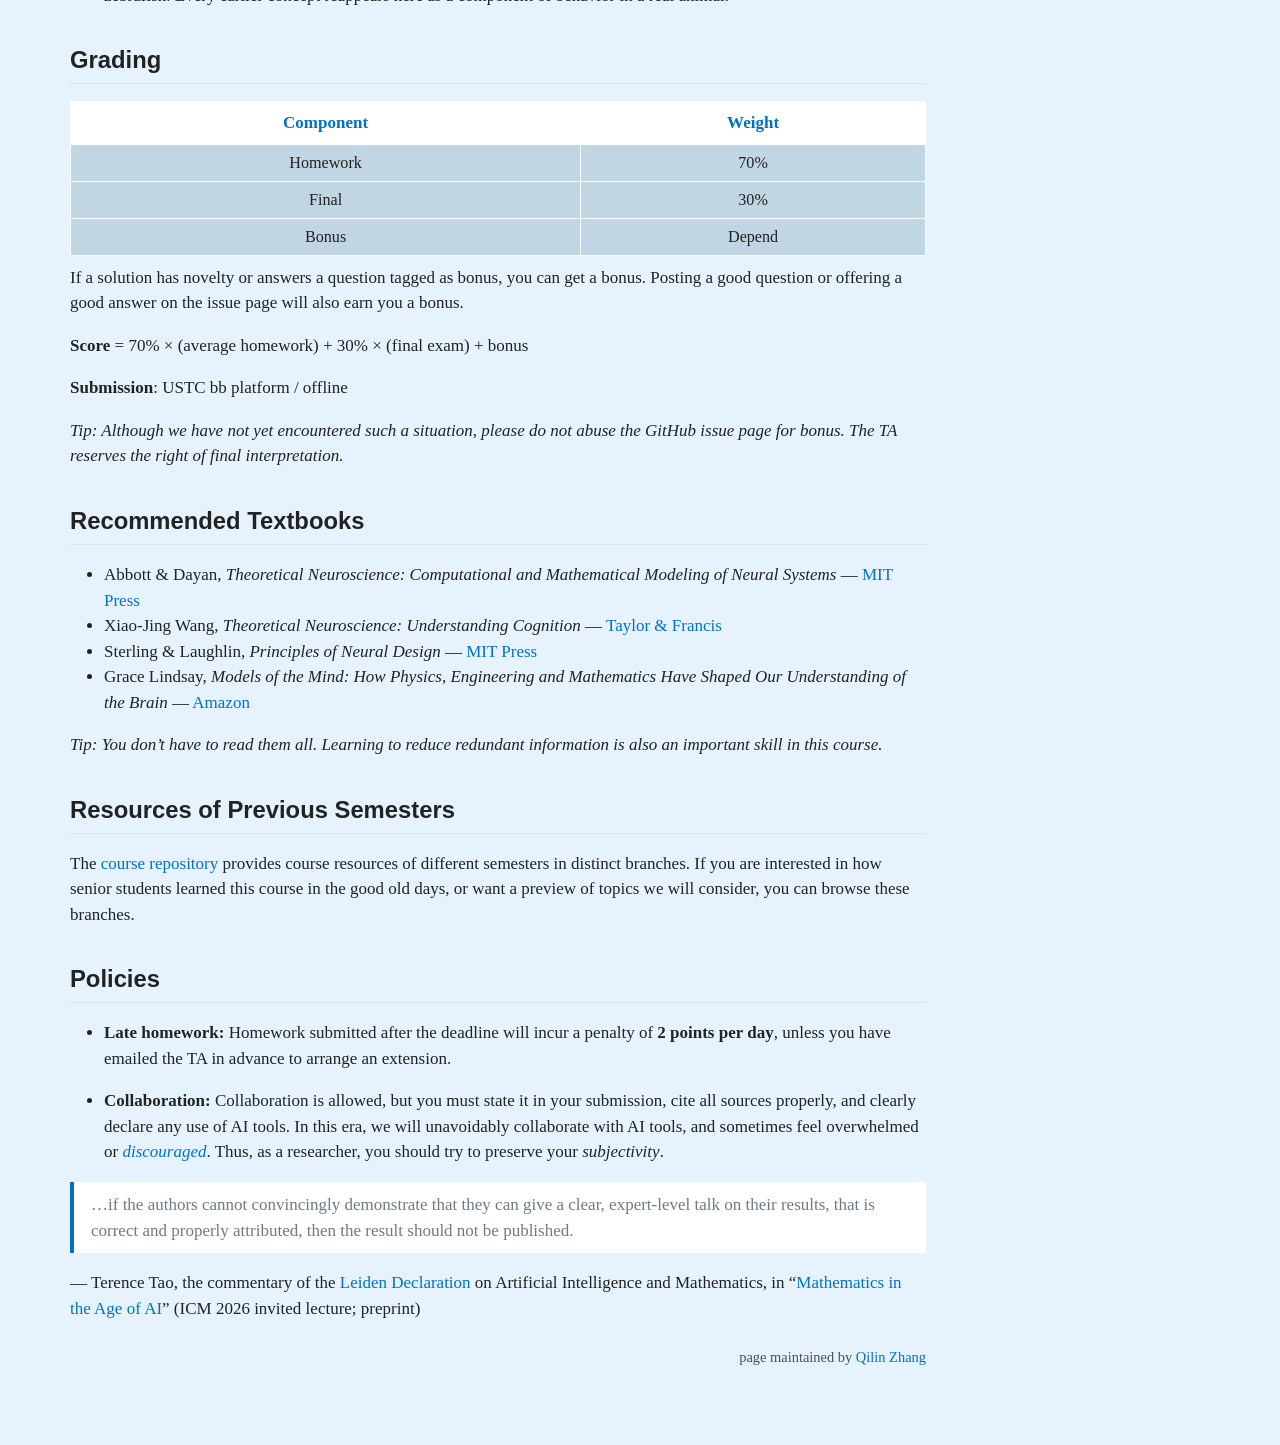
<file: syllabus.html>
<!DOCTYPE html>
<html xmlns="http://www.w3.org/1999/xhtml" lang="en" xml:lang="en"><head>

<meta charset="utf-8">
<meta name="generator" content="quarto-1.11.9">

<meta name="viewport" content="width=device-width, initial-scale=1.0, user-scalable=yes">


<title>Syllabus – Computational Neuroscience</title>
<style>
/* Default styles provided by pandoc.
** See https://pandoc.org/MANUAL.html#variables-for-html for config info.
*/
span.smallcaps{font-variant: small-caps;}
div.columns{display: flex; gap: 1.5em;}
div.column{flex: auto;}
@media screen {
div.columns{gap: min(4vw, 1.5em);}
div.column{overflow-x: auto;}
}
div.hanging-indent{margin-left: 1.5em; text-indent: -1.5em;}
ul.task-list{list-style: none;}
ul.task-list li input[type="checkbox"] {
  width: 0.8em;
  margin: 0 0.8em 0.2em -1em; /* quarto-specific, see https://github.com/quarto-dev/quarto-cli/issues/4556 */ 
  vertical-align: middle;
}
</style>


<script src="site_libs/quarto-nav/quarto-nav.js"></script>
<script src="site_libs/quarto-nav/headroom.min.js"></script>
<script src="site_libs/clipboard/clipboard.min.js"></script>
<script src="site_libs/quarto-search/autocomplete.umd.js"></script>
<script src="site_libs/quarto-search/fuse.min.js"></script>
<script src="site_libs/quarto-search/quarto-search.js"></script>
<meta name="quarto:offset" content="./">
<script src="site_libs/quarto-html/quarto.js" type="module"></script>
<script src="site_libs/quarto-html/tabsets/tabsets.js" type="module"></script>
<script src="site_libs/quarto-html/scrollable-regions/scrollable-regions.js" type="module"></script>
<script src="site_libs/quarto-html/popper.min.js"></script>
<script src="site_libs/quarto-html/tippy.umd.min.js"></script>
<script src="site_libs/quarto-html/anchor.min.js"></script>
<link href="site_libs/quarto-html/tippy.css" rel="stylesheet">
<link href="site_libs/quarto-html/quarto-syntax-highlighting-63b5708e65d6cd79cd7618c58d0c21e7.css" rel="stylesheet" id="quarto-text-highlighting-styles">
<script src="site_libs/bootstrap/bootstrap.min.js"></script>
<link href="site_libs/bootstrap/bootstrap-icons.css" rel="stylesheet">
<link href="site_libs/bootstrap/bootstrap-8d4a987060cfb4a76c2767826fd10d0f.min.css" rel="stylesheet" append-hash="true" id="quarto-bootstrap" data-mode="light">
<script id="quarto-search-options" type="application/json">{
  "location": "navbar",
  "copy-button": false,
  "collapse-after": 3,
  "panel-placement": "end",
  "type": "overlay",
  "limit": 50,
  "keyboard-shortcut": [
    "f",
    "/",
    "s"
  ],
  "show-item-context": false,
  "language": {
    "search-no-results-text": "No results",
    "search-matching-documents-text": "matching documents",
    "search-copy-link-title": "Copy link to search",
    "search-hide-matches-text": "Hide additional matches",
    "search-more-match-text": "more match in this document",
    "search-more-matches-text": "more matches in this document",
    "search-clear-button-title": "Clear",
    "search-text-placeholder": "",
    "search-detached-cancel-button-title": "Cancel",
    "search-submit-button-title": "Submit",
    "search-label": "Search"
  }
}</script>


<link rel="stylesheet" href="styles.css">
</head>

<body class="nav-fixed quarto-light"><a id="quarto-skip-link" class="visually-hidden-focusable" href="#quarto-document-content">Skip to main content</a>

<div id="quarto-search-results"></div>
  <header id="quarto-header" class="headroom fixed-top">
    <nav class="navbar navbar-expand-lg " data-bs-theme="dark" aria-label="Site">
      <div class="navbar-container container-fluid">
      <div class="navbar-brand-container mx-auto">
    <a class="navbar-brand" href="./index.html">
    <span class="navbar-title">Computational Neuroscience</span>
    </a>
  </div>
          <button class="navbar-toggler" type="button" data-bs-toggle="collapse" data-bs-target="#navbarCollapse" aria-controls="navbarCollapse" aria-expanded="false" aria-label="Toggle navigation" onclick="if (window.quartoToggleHeadroom) { window.quartoToggleHeadroom(); }">
  <span class="navbar-toggler-icon"></span>
</button>
          <div class="collapse navbar-collapse" id="navbarCollapse">
            <ul class="navbar-nav navbar-nav-scroll me-auto">
  <li class="nav-item">
    <a class="nav-link" href="./index.html"> 
<span class="menu-text">Home</span></a>
  </li>  
  <li class="nav-item">
    <a class="nav-link active" href="./syllabus.html" aria-current="page"> 
<span class="menu-text">Syllabus</span></a>
  </li>  
</ul>
          </div> <!-- /navcollapse -->
            <div class="quarto-navbar-tools">
</div>
      </div> <!-- /container-fluid -->
    </nav>
</header>
<!-- content -->
<div id="quarto-content" class="quarto-container page-columns page-rows-contents page-layout-full page-navbar">
<!-- sidebar -->
<!-- margin-sidebar -->
    <div id="quarto-margin-sidebar" class="sidebar margin-sidebar">
        <nav id="TOC" role="doc-toc" aria-labelledby="toc-title" class="toc-active">
    <h2 id="toc-title">On this page</h2>
   
  <ul>
  <li><a href="#course-description" id="toc-course-description" class="nav-link active" data-scroll-target="#course-description">Course Description</a></li>
  <li><a href="#what-you-will-learn" id="toc-what-you-will-learn" class="nav-link" data-scroll-target="#what-you-will-learn">What You Will Learn</a></li>
  <li><a href="#grading" id="toc-grading" class="nav-link" data-scroll-target="#grading">Grading</a></li>
  <li><a href="#recommended-textbooks" id="toc-recommended-textbooks" class="nav-link" data-scroll-target="#recommended-textbooks">Recommended Textbooks</a></li>
  <li><a href="#resources-of-previous-semesters" id="toc-resources-of-previous-semesters" class="nav-link" data-scroll-target="#resources-of-previous-semesters">Resources of Previous Semesters</a></li>
  <li><a href="#policies" id="toc-policies" class="nav-link" data-scroll-target="#policies">Policies</a></li>
  </ul>
</nav>
    </div>
<!-- main -->
<main class="content column-page-left" id="quarto-document-content" tabindex="-1">

<header id="title-block-header" class="quarto-title-block default">
<div class="quarto-title">
<h1 class="title">Syllabus</h1>
<p class="subtitle lead">CNeuro 501 · Fall 2026</p>
</div>



<div class="quarto-title-meta column-page-left">

    
  
    
  </div>
  


</header>


<div class="page-head">
<h1>
Syllabus
</h1>
<p>
BIO4502e.01 · Computational Neuroscience · Fall 2026
</p>
</div>
<section id="course-description" class="level2">
<h2 class="anchored" data-anchor-id="course-description">Course Description</h2>
<p>The emergence of intelligence and behavior from the complex interactions within the brain remains one of the most significant and unsolved mysteries in modern science. This is an exciting era. In the last decade, we have witnessed rapid advancements in experimental tools that now enable us to monitor and manipulate brain circuits with unprecedented precision. However, it is also a perplexing time. Neuroscientists are navigating the intricate landscapes of brain structures and dynamics. Mathematical theory has become crucial for integrating seemingly unrelated evidence, providing new insights, guiding new experiments, and identifying concepts and principles of brain function.</p>
<p>In this course, we will explore how physics, engineering, and mathematics have shaped our understanding of the brain. In particular, we will investigate the relationship between structure, dynamics, representation, and behavior. Special topics may include wiring optimization in neural circuit, attractor and chaotic dynamics in neural network, sensory and motor representation, biological learning rules, Hopfield network, and hierarchical control of behaviors. We will also discuss connections with modern machine learning methods.</p>
</section>
<section id="what-you-will-learn" class="level2">
<h2 class="anchored" data-anchor-id="what-you-will-learn">What You Will Learn</h2>
<ul>
<li><p><strong>Connect neurons to perform computation:</strong> How a network of simple, noisy, nonlinear units performs operations — amplification, integration, selection, gating — that no single neuron can perform alone. How wiring optimization principles can be used to explain various structures in the brain circuits. We also introduce the basic circuit motifs (feedforward, recurrent, lateral inhibition, gain modulation) and the rate-model formalism used throughout the rest of the course.</p></li>
<li><p><strong>Recurrent network and attractor dynamics:</strong> Connectivity structure creates fixed points, line attractors, and ring attractors that hold information without input. This gives physics students a familiar entry point — energy landscapes, stability analysis, symmetry — and shows how memory and integration arise from wiring rather than from single-cell properties.</p></li>
<li><p><strong>E/I balance and chaotic dynamics:</strong> Random connectivity with balanced excitation and inhibition produces irregular, high-dimensional activity with a sharp transition to chaos. This is in contrast with attractor dynamics that are low dimensional. Random matrix theory and mean-field methods here are the same tools used in disordered systems, and they explain why cortical spiking looks stochastic despite deterministic dynamics.</p></li>
<li><p><strong>Geometry and dimensionality of population neural activity:</strong> Population activity occupies low-dimensional manifolds embedded in the space of all neurons, and the shape of that manifold constrains what downstream areas can read out. This shifts the unit of analysis from the single neuron to the collective state.</p></li>
<li><p><strong>Efficient coding principle:</strong> Given limited spikes, noise, and metabolic cost, the optimal code adapts to input statistics — predicting receptive fields, adaptation, and contrast response from the statistics of natural signals. This is the first normative argument in the course: structure is derived rather than described.</p></li>
<li><p><strong>Stimulus discrimination, Fisher information and information-limited correlations:</strong> Fisher information quantifies how well a population distinguishes nearby stimuli, and correlated noise aligned with the signal direction sets a hard ceiling that adding neurons cannot lift. This makes precise why population geometry, not neuron count, determines coding fidelity.</p></li>
<li><p><strong>Normative approach to neural computation and the emergence of neural representation:</strong> Instead of postulating representations, one specifies an objective and a constraint and asks what representation emerges — in trained recurrent networks, in Bayesian inference schemes, in optimization-derived circuits. Learning appears here as the mechanism that turns a task into a representation.</p></li>
<li><p><strong>Reward and reinforcement learning:</strong> Temporal-difference learning, value functions, and policy optimization, together with the dopamine prediction-error evidence that made this the clearest link between a normative algorithm and a measured neural signal. This introduces learning driven by scalar feedback.</p></li>
<li><p><strong>How does an animal move — an integrated approach:</strong> Closing the loop: sensory input, internal state, motor output, and the body’s mechanics form one dynamical system, illustrated with whole-brain imaging in C. elegans and larval zebrafish. Every earlier concept reappears here as a component of behavior in a real animal.</p></li>
</ul>
</section>
<section id="grading" class="level2">
<h2 class="anchored" data-anchor-id="grading">Grading</h2>
<table class="caption-top table">
<thead>
<tr class="header">
<th style="text-align: center;">Component</th>
<th style="text-align: center;">Weight</th>
</tr>
</thead>
<tbody>
<tr class="odd">
<td style="text-align: center;">Homework</td>
<td style="text-align: center;">70%</td>
</tr>
<tr class="even">
<td style="text-align: center;">Final</td>
<td style="text-align: center;">30%</td>
</tr>
<tr class="odd">
<td style="text-align: center;">Bonus</td>
<td style="text-align: center;">Depend</td>
</tr>
</tbody>
</table>
<p>If a solution has novelty or answers a question tagged as bonus, you can get a bonus. Posting a good question or offering a good answer on the issue page will also earn you a bonus.</p>
<p><strong>Score</strong> = 70% × (average homework) + 30% × (final exam) + bonus</p>
<p><strong>Submission</strong>: USTC bb platform / offline</p>
<p><em>Tip: Although we have not yet encountered such a situation, please do not abuse the GitHub issue page for bonus. The TA reserves the right of final interpretation. </em></p>
</section>
<section id="recommended-textbooks" class="level2">
<h2 class="anchored" data-anchor-id="recommended-textbooks">Recommended Textbooks</h2>
<ul>
<li>Abbott &amp; Dayan, <em>Theoretical Neuroscience: Computational and Mathematical Modeling of Neural Systems</em> — <a href="https://mitpress.mit.edu/9780262041997/theoretical-neuroscience/">MIT Press</a></li>
<li>Xiao-Jing Wang, <em>Theoretical Neuroscience: Understanding Cognition</em> — <a href="https://www.taylorfrancis.com/books/mono/10.1201/9781003459361/theoretical-neuroscience-xiao-jing-wang">Taylor &amp; Francis</a></li>
<li>Sterling &amp; Laughlin, <em>Principles of Neural Design</em> — <a href="https://mitpress.mit.edu/9780262534680/principles-of-neural-design/">MIT Press</a></li>
<li>Grace Lindsay, <em>Models of the Mind: How Physics, Engineering and Mathematics Have Shaped Our Understanding of the Brain</em> — <a href="https://www.amazon.com/Models-Mind-Engineering-Mathematics-Understanding/dp/1472966430">Amazon</a></li>
</ul>
<p><em>Tip: You don’t have to read them all. Learning to reduce redundant information is also an important skill in this course.</em></p>
</section>
<section id="resources-of-previous-semesters" class="level2">
<h2 class="anchored" data-anchor-id="resources-of-previous-semesters">Resources of Previous Semesters</h2>
<p>The <a href="https://github.com/Wenlab/Computation-Neuro-Course">course repository</a> provides course resources of different semesters in distinct branches. If you are interested in how senior students learned this course in the good old days, or want a preview of topics we will consider, you can browse these branches.</p>
</section>
<section id="policies" class="level2">
<h2 class="anchored" data-anchor-id="policies">Policies</h2>
<ul>
<li><p><strong>Late homework:</strong> Homework submitted after the deadline will incur a penalty of <strong>2 points per day</strong>, unless you have emailed the TA in advance to arrange an extension.</p></li>
<li><p><strong>Collaboration:</strong> Collaboration is allowed, but you must state it in your submission, cite all sources properly, and clearly declare any use of AI tools. In this era, we will unavoidably collaborate with AI tools, and sometimes feel overwhelmed or <a href="https://e.vnexpress.net/news/news/education/china-s-1st-female-fields-medalist-felt-discouraged-at-university-sparking-education-system-debate-5108204.html"><em>discouraged</em></a>. Thus, as a researcher, you should try to preserve your <em>subjectivity</em>.</p></li>
</ul>
<blockquote class="blockquote">
<p>…if the authors cannot convincingly demonstrate that they can give a clear, expert-level talk on their results, that is correct and properly attributed, then the result should not be published.</p>
</blockquote>
<p>— Terence Tao, the commentary of the <a href="https://leidendeclaration.ai/">Leiden Declaration</a> on Artificial Intelligence and Mathematics, in “<a href="https://arxiv.org/abs/2608.16753">Mathematics in the Age of AI</a>” (ICM 2026 invited lecture; preprint)</p>
<div class="pagefoot">
page maintained by <a href="https://github.com/Zenobiaql">Qilin Zhang</a> <!-- TODO: 维护人 -->
</div>


</section>

</main> <!-- /main -->
<!-- 将导航栏品牌区替换为 WenLab 横向 lockup SVG（内联以继承前景色），并链接到实验室官网 -->
<script>
document.addEventListener("DOMContentLoaded", function () {
  var container = document.querySelector("#quarto-header .navbar-brand-container");
  if (!container) return;

  var svg = '<svg xmlns="http://www.w3.org/2000/svg" viewBox="0 0 520.35 100.00" width="180" height="34.6" role="img" aria-label="WenLab">'
    + '<path fill="currentColor" transform="translate(0.000,0.000) scale(1.10737) translate(5.713,48.691)" d="M-1.54 -37.50L-0.66 -37.19L0.32 -36.49L1.71 -35.03L3.36 -32.79L5.16 -29.82L7.05 -26.22L8.99 -22.06L10.97 -17.45L12.97 -12.47L14.98 -7.24L17.02 -1.85L19.06 3.60L21.12 9.00L23.19 14.26L25.29 19.27L27.42 23.96L29.59 28.25L31.85 32.09L34.30 35.41L37.07 38.12L40.21 40.25L43.91 41.49L47.90 41.35L51.48 39.89L54.51 37.65L57.17 34.84L59.53 31.43L61.72 27.53L63.84 23.21L65.92 18.53L67.96 13.59L69.99 8.47L71.99 3.30L73.98 -1.82L75.95 -6.74L77.89 -11.36L79.81 -15.56L81.67 -19.19L83.44 -22.16L85.01 -24.38L86.28 -25.77L87.10 -26.33L87.41 -26.46L87.77 -26.43L88.71 -25.91L90.11 -24.54L91.82 -22.35L93.71 -19.42L95.69 -15.86L97.72 -11.79L99.78 -7.36L101.87 -2.68L103.97 2.09L106.10 6.82L108.25 11.39L110.42 15.67L112.64 19.55L114.92 22.96L117.34 25.81L119.98 28.03L122.98 29.47L126.28 29.80L129.41 28.90L132.08 27.07L134.41 24.60L136.54 21.58L138.58 18.08L140.55 14.18L142.49 9.97L144.40 5.57L146.30 1.12L148.17 -3.25L150.03 -7.41L151.86 -11.22L153.67 -14.58L155.45 -17.38L157.18 -19.57L158.93 -21.06L160.70 -21.98L162.00 -22.36L162.00 -22.36L160.59 -22.71L158.29 -22.30L155.98 -20.94L153.64 -18.87L151.35 -16.11L149.09 -12.79L146.86 -9.03L144.65 -4.94L142.46 -0.66L140.28 3.65L138.13 7.86L136.00 11.82L133.91 15.38L131.87 18.41L129.94 20.76L128.20 22.34L126.81 23.10L125.87 23.24L125.10 23.03L124.04 22.34L122.61 20.91L120.96 18.68L119.18 15.72L117.33 12.13L115.44 8.04L113.52 3.57L111.57 -1.15L109.61 -5.97L107.63 -10.78L105.63 -15.44L103.59 -19.84L101.50 -23.89L99.33 -27.50L96.97 -30.59L94.30 -33.11L91.17 -34.98L87.47 -35.78L83.72 -35.13L80.47 -33.35L77.67 -30.87L75.18 -27.79L72.88 -24.16L70.67 -20.06L68.52 -15.55L66.40 -10.73L64.30 -5.70L62.22 -0.56L60.16 4.56L58.11 9.55L56.09 14.27L54.10 18.62L52.15 22.46L50.28 25.69L48.57 28.21L47.17 29.99L46.13 30.91L45.64 31.11L45.57 31.09L45.20 30.92L44.27 30.12L42.97 28.45L41.35 26.03L39.54 22.90L37.65 19.11L35.71 14.77L33.74 10.01L31.75 4.91L29.74 -0.41L27.72 -5.84L25.69 -11.29L23.64 -16.64L21.57 -21.82L19.48 -26.72L17.35 -31.29L15.18 -35.45L12.91 -39.17L10.49 -42.40L7.82 -45.14L4.72 -47.29L1.54 -48.50L0.50 -48.69L-0.55 -48.69L-1.59 -48.49L-2.57 -48.10L-3.46 -47.54L-4.24 -46.83L-4.87 -45.99L-5.34 -45.04L-5.62 -44.03L-5.71 -42.98L-5.61 -41.93L-5.32 -40.91L-4.84 -39.97L-4.21 -39.13L-3.42 -38.43L-2.52 -37.88Z"/>'
    + '<path fill="currentColor" transform="translate(221.566,81.423)" d="M14.27 0.00H23.43L29.27 -23.34C30.35 -27.29 31.24 -31.15 32.05 -36.27H32.41C33.40 -31.15 34.12 -27.38 35.19 -23.34L41.03 0.00H50.64L62.40 -43.63H55.21L48.84 -18.40C47.94 -14.45 47.13 -10.68 46.24 -6.02H45.88C44.98 -10.68 44.08 -14.45 43.00 -18.40L36.45 -43.63H28.37L21.91 -18.40C20.92 -14.45 20.02 -10.68 19.12 -6.02H18.76C18.05 -10.68 17.15 -14.45 16.25 -18.40L9.88 -43.63H2.15Z M93.82 -38.69C100.55 -38.69 104.41 -34.12 104.41 -25.68H81.70C82.87 -35.01 88.43 -38.69 93.82 -38.69ZM94.99 1.08C100.91 1.08 105.58 -0.81 109.44 -3.41L106.75 -8.26C103.69 -6.19 100.01 -4.94 95.88 -4.94C88.52 -4.94 82.24 -10.06 81.52 -19.84H110.70C110.97 -21.28 111.06 -22.71 111.06 -24.24C111.06 -36.63 104.95 -44.71 93.73 -44.71C83.67 -44.71 73.98 -36.00 73.98 -21.82C73.98 -7.36 83.23 1.08 94.99 1.08Z M127.22 0.00H134.58V-31.60C138.98 -36.00 142.03 -38.34 146.52 -38.34C152.27 -38.34 154.78 -34.83 154.78 -26.66V0.00H162.14V-27.65C162.14 -38.78 158.01 -44.71 148.85 -44.71C142.84 -44.71 138.35 -41.48 134.22 -37.35H133.95L133.32 -43.63H127.22Z M189.52 0.81C191.32 0.81 192.76 0.54 193.74 0.09L192.76 -5.48C192.04 -5.30 191.68 -5.30 191.23 -5.30C190.06 -5.30 189.07 -6.10 189.07 -8.44V-63.92H181.71V-8.98C181.71 -2.69 183.96 0.81 189.52 0.81Z M220.05 1.08C225.52 1.08 230.19 -1.71 234.50 -5.21H234.77L235.40 0.00H241.51V-26.75C241.51 -37.62 236.93 -44.71 226.33 -44.71C219.33 -44.71 213.23 -41.75 209.19 -39.05L212.06 -34.03C215.47 -36.18 220.05 -38.52 225.08 -38.52C232.17 -38.52 234.05 -33.22 234.14 -27.74C215.47 -25.68 207.21 -21.10 207.21 -11.31C207.21 -3.41 212.78 1.08 220.05 1.08ZM222.11 -5.03C217.89 -5.03 214.48 -6.91 214.48 -11.76C214.48 -17.42 219.42 -20.74 234.14 -22.44V-10.68C229.92 -6.91 226.33 -5.03 222.11 -5.03Z M279.93 1.08C289.90 1.08 298.78 -7.63 298.78 -22.53C298.78 -36.00 292.77 -44.71 281.46 -44.71C276.61 -44.71 271.76 -42.11 267.81 -38.60L267.99 -46.51V-63.92H260.63V0.00H266.55L267.18 -4.49H267.45C271.31 -0.99 275.89 1.08 279.93 1.08ZM278.67 -5.12C275.80 -5.12 271.85 -6.37 267.99 -9.70V-32.59C272.12 -36.45 275.98 -38.52 279.66 -38.52C287.92 -38.52 291.15 -32.05 291.15 -22.44C291.15 -11.67 285.86 -5.12 278.67 -5.12Z"/>'
    + '</svg>';

  var a = document.createElement("a");
  a.href = "https://www.wenlab.org/";
  a.className = "navbar-brand navbar-brand-svg";
  a.innerHTML = svg;
  container.innerHTML = "";
  container.appendChild(a);
});
</script>
<script id="quarto-html-after-body" type="application/javascript">
  window.document.addEventListener("DOMContentLoaded", function (event) {
    const icon = "";
    const anchorJS = new window.AnchorJS();
    anchorJS.options = {
      placement: 'right',
      icon: icon
    };
    anchorJS.add('.anchored');
    const isCodeAnnotation = (el) => {
      for (const clz of el.classList) {
        if (clz.startsWith('code-annotation-')) {                     
          return true;
        }
      }
      return false;
    }
    const onCopySuccess = function(e) {
      // button target
      const button = e.trigger;
      // don't keep focus
      button.blur();
      // flash "checked"
      button.classList.add('code-copy-button-checked');
      var currentTitle = button.getAttribute("title");
      button.setAttribute("title", "Copied!");
      let tooltip;
      if (window.bootstrap) {
        button.setAttribute("data-bs-toggle", "tooltip");
        button.setAttribute("data-bs-placement", "left");
        button.setAttribute("data-bs-title", "Copied!");
        tooltip = new bootstrap.Tooltip(button, 
          { trigger: "manual", 
            customClass: "code-copy-button-tooltip",
            offset: [0, -8]});
        tooltip.show();    
      }
      setTimeout(function() {
        if (tooltip) {
          tooltip.hide();
          button.removeAttribute("data-bs-title");
          button.removeAttribute("data-bs-toggle");
          button.removeAttribute("data-bs-placement");
        }
        button.setAttribute("title", currentTitle);
        button.classList.remove('code-copy-button-checked');
      }, 1000);
      // clear code selection
      e.clearSelection();
    }
    const getTextToCopy = function(trigger) {
      const outerScaffold = trigger.parentElement.cloneNode(true);
      const codeEl = outerScaffold.querySelector('code');
      for (const childEl of codeEl.children) {
        if (isCodeAnnotation(childEl)) {
          childEl.remove();
        }
      }
      return codeEl.innerText;
    }
    const clipboard = new window.ClipboardJS('.code-copy-button:not([data-in-quarto-modal])', {
      text: getTextToCopy
    });
    clipboard.on('success', onCopySuccess);
    if (window.document.getElementById('quarto-embedded-source-code-modal')) {
      const clipboardModal = new window.ClipboardJS('.code-copy-button[data-in-quarto-modal]', {
        text: getTextToCopy,
        container: window.document.getElementById('quarto-embedded-source-code-modal')
      });
      clipboardModal.on('success', onCopySuccess);
    }
      var localhostRegex = new RegExp(/^(?:http|https):\/\/localhost\:?[0-9]*\//);
      var mailtoRegex = new RegExp(/^mailto:/);
        var filterRegex = new RegExp("https:\/\/Wenlab\.github\.io\/Computation-Neuro-Course\/");
      var isInternal = (href) => {
          return filterRegex.test(href) || localhostRegex.test(href) || mailtoRegex.test(href);
      }
      // Inspect non-navigation links and adorn them if external
      window.quartoDecorateExternalLinks = function (root) {
     var links = (root || window.document).querySelectorAll('a[href]:not(.nav-link):not(.navbar-brand):not(.toc-action):not(.sidebar-link):not(.sidebar-item-toggle):not(.pagination-link):not(.no-external):not([aria-hidden]):not(.dropdown-item):not(.quarto-navigation-tool):not(.about-link)');
      for (var i=0; i<links.length; i++) {
        const link = links[i];
        if (!isInternal(link.href)) {
          // undo the damage that might have been done by quarto-nav.js in the case of
          // links that we want to consider external
          if (link.dataset.originalHref !== undefined) {
            link.href = link.dataset.originalHref;
          }
          if (!link.classList.contains('no-external-icon')) {
          }
        }
      }
      };
      window.quartoDecorateExternalLinks(window.document);
    // Esc closes the popup (WCAG 1.4.13) and focus leaving both trigger and
    // popup closes it (WCAG 2.4.11); tippy handles neither for interactive popups.
    const hideOnEscAndFocusOut = {
      name: 'hideOnEscAndFocusOut',
      defaultValue: true,
      fn(instance) {
        const dismiss = () => {
          // A show scheduled by the trigger delay would otherwise reopen it
          instance.clearDelayTimeouts();
          instance.hide();
        };
        const onKeyDown = (event) => {
          if (event.key !== 'Escape') {
            return;
          }
          // Keep Esc from also reaching page handlers (e.g. reveal.js overview),
          // except an open reveal.js slide menu, which Esc should close too.
          // The menu handles keys only when its keyboard option is on.
          const menuHandlesEsc = window.Reveal?.getPlugin?.('menu')?.isOpen() &&
            window.Reveal.getConfig().menu?.keyboard !== false;
          if (!menuHandlesEsc) {
            event.stopPropagation();
          }
          if (instance.popper.contains(window.document.activeElement)) {
            // Disabled while refocusing so the focus trigger does not reopen it
            instance.disable();
            instance.reference.focus();
            instance.enable();
          }
          dismiss();
        };
        const onFocusOut = (event) => {
          const target = event.relatedTarget;
          if (target && !instance.reference.contains(target) &&
              !instance.popper.contains(target)) {
            dismiss();
          }
        };
        // On the trigger too: a click trigger (code-annotations: select) has no
        // blur handling. Attached for the instance's lifetime so leaving the
        // trigger also cancels a show still pending on the trigger delay.
        instance.reference.addEventListener('focusout', onFocusOut);
        return {
          onShow() {
            window.document.addEventListener('keydown', onKeyDown, true);
            instance.popper.addEventListener('focusout', onFocusOut);
          },
          onHide() {
            window.document.removeEventListener('keydown', onKeyDown, true);
            instance.popper.removeEventListener('focusout', onFocusOut);
          },
          onDestroy() {
            instance.reference.removeEventListener('focusout', onFocusOut);
          },
        };
      },
    };
    function tippyHover(el, contentFn, onTriggerFn, onUntriggerFn) {
      const config = {
        allowHTML: true,
        maxWidth: 500,
        delay: 100,
        arrow: false,
        appendTo: function(el) {
            return el.parentElement;
        },
        interactive: true,
        interactiveBorder: 10,
        theme: 'quarto',
        placement: 'bottom-start',
        plugins: [hideOnEscAndFocusOut],
      };
      if (contentFn) {
        config.content = contentFn;
      }
      if (onTriggerFn) {
        config.onTrigger = onTriggerFn;
      }
      if (onUntriggerFn) {
        config.onUntrigger = onUntriggerFn;
      }
      window.tippy(el, config); 
    }
    const noterefs = window.document.querySelectorAll('a[role="doc-noteref"]');
    for (var i=0; i<noterefs.length; i++) {
      const ref = noterefs[i];
      tippyHover(ref, function() {
        // use id or data attribute instead here
        let href = ref.getAttribute('data-footnote-href') || ref.getAttribute('href');
        try { href = new URL(href).hash; } catch {}
        const id = href.replace(/^#\/?/, "");
        const note = window.document.getElementById(id);
        if (note) {
          return note.innerHTML;
        } else {
          return "";
        }
      });
    }
    const xrefs = window.document.querySelectorAll('a.quarto-xref');
    const processXRef = (id, note) => {
      // Strip column container classes
      const stripColumnClz = (el) => {
        el.classList.remove("page-full", "page-columns");
        if (el.children) {
          for (const child of el.children) {
            stripColumnClz(child);
          }
        }
      }
      stripColumnClz(note)
      if (id === null || id.startsWith('sec-')) {
        // Special case sections, only their first couple elements
        const container = document.createElement("div");
        if (note.children && note.children.length > 2) {
          container.appendChild(note.children[0].cloneNode(true));
          for (let i = 1; i < note.children.length; i++) {
            const child = note.children[i];
            if (child.tagName === "P" && child.innerText === "") {
              continue;
            } else {
              container.appendChild(child.cloneNode(true));
              break;
            }
          }
          if (window.Quarto?.typesetMath) {
            window.Quarto.typesetMath(container);
          }
          return container.innerHTML
        } else {
          if (window.Quarto?.typesetMath) {
            window.Quarto.typesetMath(note);
          }
          return note.innerHTML;
        }
      } else {
        // Remove any anchor links if they are present
        const anchorLink = note.querySelector('a.anchorjs-link');
        if (anchorLink) {
          anchorLink.remove();
        }
        if (window.Quarto?.typesetMath) {
          window.Quarto.typesetMath(note);
        }
        if (note.classList.contains("callout")) {
          return note.outerHTML;
        } else {
          return note.innerHTML;
        }
      }
    }
    for (var i=0; i<xrefs.length; i++) {
      const xref = xrefs[i];
      tippyHover(xref, undefined, function(instance) {
        instance.disable();
        let url = xref.getAttribute('href');
        let hash = undefined; 
        if (url.startsWith('#')) {
          hash = url;
        } else {
          try { hash = new URL(url).hash; } catch {}
        }
        if (hash) {
          const id = hash.replace(/^#\/?/, "");
          const note = window.document.getElementById(id);
          if (note !== null) {
            try {
              const html = processXRef(id, note.cloneNode(true));
              instance.setContent(html);
            } finally {
              instance.enable();
              instance.show();
            }
          } else {
            // See if we can fetch this
            fetch(url.split('#')[0])
            .then(res => res.text())
            .then(html => {
              const parser = new DOMParser();
              const htmlDoc = parser.parseFromString(html, "text/html");
              const note = htmlDoc.getElementById(id);
              if (note !== null) {
                const html = processXRef(id, note);
                instance.setContent(html);
              } 
            }).finally(() => {
              instance.enable();
              instance.show();
            });
          }
        } else {
          // See if we can fetch a full url (with no hash to target)
          // This is a special case and we should probably do some content thinning / targeting
          fetch(url)
          .then(res => res.text())
          .then(html => {
            const parser = new DOMParser();
            const htmlDoc = parser.parseFromString(html, "text/html");
            const note = htmlDoc.querySelector('main.content');
            if (note !== null) {
              // This should only happen for chapter cross references
              // (since there is no id in the URL)
              // remove the first header
              if (note.children.length > 0 && note.children[0].tagName === "HEADER") {
                note.children[0].remove();
              }
              const html = processXRef(null, note);
              instance.setContent(html);
            } 
          }).finally(() => {
            instance.enable();
            instance.show();
          });
        }
      }, function(instance) {
      });
    }
        let selectedAnnoteEl;
        const selectorForAnnotation = ( cell, annotation) => {
          let cellAttr = 'data-code-cell="' + cell + '"';
          let lineAttr = 'data-code-annotation="' +  annotation + '"';
          const selector = 'span[' + cellAttr + '][' + lineAttr + ']';
          return selector;
        }
        const selectCodeLines = (annoteEl) => {
          const doc = window.document;
          const targetCell = annoteEl.getAttribute("data-target-cell");
          const targetAnnotation = annoteEl.getAttribute("data-target-annotation");
          const annoteSpan = window.document.querySelector(selectorForAnnotation(targetCell, targetAnnotation));
          const lines = annoteSpan.getAttribute("data-code-lines").split(",");
          const lineIds = lines.map((line) => {
            return targetCell + "-" + line;
          })
          // Each band is positioned against its own containing block, which is
          // not the offsetParent of the lines, so place it from client rects.
          const placeBand = (band, firstEl, lastEl, codeBlock) => {
            const container = band.offsetParent;
            if (container === null) {
              return;
            }
            const containerRect = container.getBoundingClientRect();
            // Reveal.js scales slides with a transform, so convert client
            // pixels back to the CSS pixels of the container.
            const scale = containerRect.height / container.offsetHeight || 1;
            const firstRect = firstEl.getBoundingClientRect();
            const lastRect = lastEl.getBoundingClientRect();
            const top = (firstRect.top - containerRect.top) / scale - container.clientTop + container.scrollTop;
            const height = (lastRect.bottom - firstRect.top) / scale;
            band.style.top = top - 2 + "px";
            band.style.height = height + 4 + "px";
            if (codeBlock) {
              // Without the copy button wrapper, the containing block is wider
              // than the code block, so span the code block explicitly.
              const blockRect = codeBlock.getBoundingClientRect();
              band.style.left = (blockRect.left - containerRect.left) / scale - container.clientLeft + container.scrollLeft + "px";
              band.style.width = blockRect.width / scale + "px";
            }
          };
          if (lineIds.length > 0) {
            const el = window.document.getElementById(lineIds[0]);
            const lastEl = window.document.getElementById(lineIds[lineIds.length - 1]);
            const parent = el.parentElement.parentElement;
            // cook up a div (if necessary) and position it
            let div = window.document.getElementById("code-annotation-line-highlight");
            if (div === null) {
              div = window.document.createElement("div");
              div.setAttribute("id", "code-annotation-line-highlight");
              div.style.position = 'absolute';
              parent.appendChild(div);
            }
            placeBand(div, el, lastEl, parent.closest("div.sourceCode") || parent);
            let gutterDiv = window.document.getElementById("code-annotation-line-highlight-gutter");
            if (gutterDiv === null) {
              gutterDiv = window.document.createElement("div");
              gutterDiv.setAttribute("id", "code-annotation-line-highlight-gutter");
              gutterDiv.style.position = 'absolute';
              const codeCell = window.document.getElementById(targetCell);
              const gutter = codeCell.querySelector('.code-annotation-gutter');
              gutter.appendChild(gutterDiv);
            }
            placeBand(gutterDiv, el, lastEl);
            selectedAnnoteEl = annoteEl;
          }
        };
        const unselectCodeLines = () => {
          const elementsIds = ["code-annotation-line-highlight", "code-annotation-line-highlight-gutter"];
          elementsIds.forEach((elId) => {
            const div = window.document.getElementById(elId);
            if (div) {
              div.remove();
            }
          });
          selectedAnnoteEl = undefined;
        };
          // Handle positioning of the toggle
      window.addEventListener(
        "resize",
        throttle(() => {
          elRect = undefined;
          if (selectedAnnoteEl) {
            selectCodeLines(selectedAnnoteEl);
          }
        }, 10)
      );
      function throttle(fn, ms) {
      let throttle = false;
      let timer;
        return (...args) => {
          if(!throttle) { // first call gets through
              fn.apply(this, args);
              throttle = true;
          } else { // all the others get throttled
              if(timer) clearTimeout(timer); // cancel #2
              timer = setTimeout(() => {
                fn.apply(this, args);
                timer = throttle = false;
              }, ms);
          }
        };
      }
        // Attach click handler to the DT
        const annoteDls = window.document.querySelectorAll('dt[data-target-cell]');
        for (const annoteDlNode of annoteDls) {
          annoteDlNode.addEventListener('click', (event) => {
            const clickedEl = event.target;
            if (clickedEl !== selectedAnnoteEl) {
              unselectCodeLines();
              const activeEl = window.document.querySelector('dt[data-target-cell].code-annotation-active');
              if (activeEl) {
                activeEl.classList.remove('code-annotation-active');
              }
              selectCodeLines(clickedEl);
              clickedEl.classList.add('code-annotation-active');
            } else {
              // Unselect the line
              unselectCodeLines();
              clickedEl.classList.remove('code-annotation-active');
            }
          });
        }
    const findCites = (el) => {
      const parentEl = el.parentElement;
      if (parentEl) {
        const cites = parentEl.dataset.cites;
        if (cites) {
          return {
            el,
            cites: cites.split(' ')
          };
        } else {
          return findCites(el.parentElement)
        }
      } else {
        return undefined;
      }
    };
    var bibliorefs = window.document.querySelectorAll('a[role="doc-biblioref"]');
    for (var i=0; i<bibliorefs.length; i++) {
      const ref = bibliorefs[i];
      const citeInfo = findCites(ref);
      if (citeInfo) {
        tippyHover(citeInfo.el, function() {
          var popup = window.document.createElement('div');
          citeInfo.cites.forEach(function(cite) {
            var citeDiv = window.document.createElement('div');
            citeDiv.classList.add('hanging-indent');
            citeDiv.classList.add('csl-entry');
            var biblioDiv = window.document.getElementById('ref-' + cite);
            if (biblioDiv) {
              citeDiv.innerHTML = biblioDiv.innerHTML;
            }
            popup.appendChild(citeDiv);
          });
          return popup.innerHTML;
        });
      }
    }
  });
  </script>
  <script type="application/javascript">
  window.quartoScrollableRegionsLabels = {"code":"Scrollable code","output":"Scrollable output"};
  </script>
</div> <!-- /content -->




</body></html>
</file>
<file: site_libs/quarto-html/tippy.css>
.tippy-box[data-animation=fade][data-state=hidden]{opacity:0}[data-tippy-root]{max-width:calc(100vw - 10px)}.tippy-box{position:relative;background-color:#333;color:#fff;border-radius:4px;font-size:14px;line-height:1.4;white-space:normal;outline:0;transition-property:transform,visibility,opacity}.tippy-box[data-placement^=top]>.tippy-arrow{bottom:0}.tippy-box[data-placement^=top]>.tippy-arrow:before{bottom:-7px;left:0;border-width:8px 8px 0;border-top-color:initial;transform-origin:center top}.tippy-box[data-placement^=bottom]>.tippy-arrow{top:0}.tippy-box[data-placement^=bottom]>.tippy-arrow:before{top:-7px;left:0;border-width:0 8px 8px;border-bottom-color:initial;transform-origin:center bottom}.tippy-box[data-placement^=left]>.tippy-arrow{right:0}.tippy-box[data-placement^=left]>.tippy-arrow:before{border-width:8px 0 8px 8px;border-left-color:initial;right:-7px;transform-origin:center left}.tippy-box[data-placement^=right]>.tippy-arrow{left:0}.tippy-box[data-placement^=right]>.tippy-arrow:before{left:-7px;border-width:8px 8px 8px 0;border-right-color:initial;transform-origin:center right}.tippy-box[data-inertia][data-state=visible]{transition-timing-function:cubic-bezier(.54,1.5,.38,1.11)}.tippy-arrow{width:16px;height:16px;color:#333}.tippy-arrow:before{content:"";position:absolute;border-color:transparent;border-style:solid}.tippy-content{position:relative;padding:5px 9px;z-index:1}
</file>
<file: site_libs/quarto-html/quarto-syntax-highlighting-63b5708e65d6cd79cd7618c58d0c21e7.css>
/* quarto syntax highlight colors */
:root {
  --quarto-hl-ot-color: #003B4F;
  --quarto-hl-at-color: #657422;
  --quarto-hl-ss-color: #20794D;
  --quarto-hl-an-color: #5E5E5E;
  --quarto-hl-fu-color: #4758AB;
  --quarto-hl-st-color: #20794D;
  --quarto-hl-cf-color: #003B4F;
  --quarto-hl-op-color: #5E5E5E;
  --quarto-hl-er-color: #AD0000;
  --quarto-hl-bn-color: #AD0000;
  --quarto-hl-al-color: #AD0000;
  --quarto-hl-va-color: #111111;
  --quarto-hl-bu-color: inherit;
  --quarto-hl-ex-color: inherit;
  --quarto-hl-pp-color: #AD0000;
  --quarto-hl-in-color: #5E5E5E;
  --quarto-hl-vs-color: #20794D;
  --quarto-hl-wa-color: #5E5E5E;
  --quarto-hl-do-color: #5E5E5E;
  --quarto-hl-im-color: #00769E;
  --quarto-hl-ch-color: #20794D;
  --quarto-hl-dt-color: #AD0000;
  --quarto-hl-fl-color: #AD0000;
  --quarto-hl-co-color: #5E5E5E;
  --quarto-hl-cv-color: #5E5E5E;
  --quarto-hl-cn-color: #8f5902;
  --quarto-hl-sc-color: #5E5E5E;
  --quarto-hl-dv-color: #AD0000;
  --quarto-hl-kw-color: #003B4F;
}

/* other quarto variables */
:root {
  --quarto-font-monospace: SFMono-Regular, Menlo, Monaco, Consolas, "Liberation Mono", "Courier New", monospace;
}

/* syntax highlight based on Pandoc's rules */
pre > code.sourceCode > span {
  color: #003B4F;
}

code.sourceCode > span {
  color: #003B4F;
}

div.sourceCode,
div.sourceCode pre.sourceCode {
  color: #003B4F;
}

/* Normal */
code span {
  color: #003B4F;
}

/* Alert */
code span.al {
  color: #AD0000;
  font-style: inherit;
}

/* Annotation */
code span.an {
  color: #5E5E5E;
  font-style: inherit;
}

/* Attribute */
code span.at {
  color: #657422;
  font-style: inherit;
}

/* BaseN */
code span.bn {
  color: #AD0000;
  font-style: inherit;
}

/* BuiltIn */
code span.bu {
  font-style: inherit;
}

/* ControlFlow */
code span.cf {
  color: #003B4F;
  font-weight: bold;
  font-style: inherit;
}

/* Char */
code span.ch {
  color: #20794D;
  font-style: inherit;
}

/* Constant */
code span.cn {
  color: #8f5902;
  font-style: inherit;
}

/* Comment */
code span.co {
  color: #5E5E5E;
  font-style: inherit;
}

/* CommentVar */
code span.cv {
  color: #5E5E5E;
  font-style: italic;
}

/* Documentation */
code span.do {
  color: #5E5E5E;
  font-style: italic;
}

/* DataType */
code span.dt {
  color: #AD0000;
  font-style: inherit;
}

/* DecVal */
code span.dv {
  color: #AD0000;
  font-style: inherit;
}

/* Error */
code span.er {
  color: #AD0000;
  font-style: inherit;
}

/* Extension */
code span.ex {
  font-style: inherit;
}

/* Float */
code span.fl {
  color: #AD0000;
  font-style: inherit;
}

/* Function */
code span.fu {
  color: #4758AB;
  font-style: inherit;
}

/* Import */
code span.im {
  color: #00769E;
  font-style: inherit;
}

/* Information */
code span.in {
  color: #5E5E5E;
  font-style: inherit;
}

/* Keyword */
code span.kw {
  color: #003B4F;
  font-weight: bold;
  font-style: inherit;
}

/* Operator */
code span.op {
  color: #5E5E5E;
  font-style: inherit;
}

/* Other */
code span.ot {
  color: #003B4F;
  font-style: inherit;
}

/* Preprocessor */
code span.pp {
  color: #AD0000;
  font-style: inherit;
}

/* SpecialChar */
code span.sc {
  color: #5E5E5E;
  font-style: inherit;
}

/* SpecialString */
code span.ss {
  color: #20794D;
  font-style: inherit;
}

/* String */
code span.st {
  color: #20794D;
  font-style: inherit;
}

/* Variable */
code span.va {
  color: #111111;
  font-style: inherit;
}

/* VerbatimString */
code span.vs {
  color: #20794D;
  font-style: inherit;
}

/* Warning */
code span.wa {
  color: #5E5E5E;
  font-style: italic;
}

.prevent-inlining {
  content: "</";
}

/*# sourceMappingURL=054cc16b9e9817627be6994582d2ffb5.css.map */
</file>
<file: styles.css>
body {
  background-color: #e6f3ff;
  color: #222;
  font-family: "Times New Roman", Times, serif;
}

h1,
h2,
h3,
h4 {
  font-family: optima, arial, helvetica, sans-serif;
  font-weight: bold;
}

h2 {
  font-size: 1.4em;
  margin-top: 1.6em;
}

h3 {
  font-size: 1.2em;
}

h4 {
  font-size: 1.05em;
}

code,
kbd,
pre,
samp {
  font-family: "Inconsolata", "Courier New", Courier, monospace;
}

::selection {
  background: #fff200;
}

a,
a:link,
a:visited,
a:active {
  color: #0072c1;
  text-decoration: none;
}

a:hover {
  color: #0085e1;
  text-decoration: underline;
}

blockquote {
  background-color: #ffffff;
  border-left: 4px solid #0072c1;
  padding: 0.6rem 1rem;
}

#title-block-header {
  display: none;
}

.header-table {
  display: flex;
  justify-content: space-between;
  align-items: flex-start;
  gap: 1.5rem;
  margin-bottom: 1rem;
}

.header-main h1 {
  font: bold 1.8em optima, arial, helvetica, sans-serif;
  margin: 0 0 0.35rem 0;
}

.header-main p {
  margin: 0.3rem 0;
}

.header-img img {
  border: 3px solid #ffffff;
  box-shadow: 0 1px 3px rgba(0, 0, 0, 0.15);
}

.schedule-title {
  text-align: center;
  font-weight: bold;
  font-family: "Times New Roman", Times, serif;
  font-size: 1.3rem;
  margin: 1.5rem 0 0.5rem 0;
}

.page-head h1 {
  font: bold 1.8em optima, arial, helvetica, sans-serif;
  margin: 0.5rem 0 0.15rem 0;
}

.page-head p {
  color: #47505c;
  margin: 0 0 1.2rem 0;
}

.page-links {
  display: flex;
  gap: 0.8rem;
  flex-wrap: wrap;
  margin: 1.2rem 0;
}

.big-link {
  display: inline-block;
  padding: 0.55em 1.3em;
  background-color: #0072c1;
  color: #ffffff;
  border-radius: 0.5em;
  font-weight: bold;
  font-family: optima, arial, helvetica, sans-serif;
}

.big-link:hover {
  background-color: #005ea3;
  color: #ffffff;
  text-decoration: none;
}

.table {
  border: none;
  margin-top: 0.5rem;
}

.table thead th {
  color: #0072c1;
  text-align: center;
  border: none;
  vertical-align: middle;
  font-weight: bold;
}

.table td {
  border: 1px solid #ffffff;
  padding: 6px;
  vertical-align: middle;
  font-size: 0.95rem;
}

.table tbody td {
  background-color: #c1d6e3;
}

.table tbody tr.week-even td[rowspan] {
  background-color: #b0c4de;
}

.table tbody tr:hover td {
  background-color: #b0c4de;
}

/* Recitation / announcement row: warm colour to stand out from the blue weeks */
.table tbody tr.recitation-row td {
  background-color: #ffe0cc;
  color: #c2410c;
  font-weight: 600;
}

.table tbody tr.recitation-row:hover td {
  background-color: #ffd0ad;
}

/* Links inside the recitation row follow the warm palette (like blue links on blue rows) */
.table tbody tr.recitation-row a {
  color: #c2410c;
  border-color: #c2410c;
}

.table tbody tr.recitation-row a:hover,
.table tbody tr.recitation-row a:focus {
  background-color: #c2410c;
  color: #ffffff;
}

.table a {
  display: inline-block;
  padding: 0.22em 0.6em;
  margin: 0.15em 0.2em 0.15em 0;
  font-size: 0.82em;
  font-weight: 600;
  line-height: 1.3;
  color: #0072c1;
  background-color: transparent;
  border: 1px solid #0072c1;
  border-radius: 0.4em;
  white-space: nowrap;
}

.table a:hover,
.table a:focus {
  background-color: #0072c1;
  color: #ffffff;
  text-decoration: none;
}

.announcements {
  list-style: none;
  padding-left: 0;
  margin: 1.2rem 0;
}

.announcements li {
  margin-bottom: 0.7rem;
  padding: 0.7rem 1rem;
  background-color: #ffffff;
  border: 1px solid #b0c4de;
  border-radius: 12px;
  /* date in its own column so wrapped lines align with the text, not the date */
  display: flex;
  align-items: baseline;
}

.announcements .date {
  font-weight: 600;
  color: #0072c1;
  margin-right: 0.6rem;
  flex: none;
}

.announcements-fold {
  margin: 1.2rem 0;
}

.announcements-fold > summary {
  display: inline-block;
  cursor: pointer;
  color: #0072c1;
  font-weight: 600;
  list-style: none;
  user-select: none;
}

.announcements-fold > summary::-webkit-details-marker {
  display: none;
}

.announcements-fold > summary:hover {
  text-decoration: underline;
}

.announcements-fold > summary::before {
  content: "▸ ";
}

.announcements-fold[open] > summary::before {
  content: "▾ ";
}

.announcements-fold .announcements {
  margin: 0.8rem 0 0;
}

#quarto-content {
  max-width: 1140px;
  margin: 0 auto;
}

#quarto-content:not(:has(nav#TOC)) {
  grid-template-columns: minmax(0, 1fr) !important;
}

#quarto-content:not(:has(nav#TOC))>* {
  grid-column: 1 / -1 !important;
}

#quarto-content:has(nav#TOC) {
  grid-template-columns: minmax(0, 1fr) 250px !important;
  column-gap: 2rem;
}

#quarto-content:has(nav#TOC) #quarto-document-content {
  grid-column: 1;
}

#quarto-content:has(nav#TOC) #quarto-margin-sidebar {
  grid-column: 2;
  grid-row: 1 / -1;
  position: sticky;
  top: 90px;
  align-self: start;
  max-height: calc(100vh - 110px);
  overflow-y: auto;
}

/* 手机/平板：TOC 侧栏不再占列，正文恢复全宽，避免文字被挤窄 */
@media (max-width: 991.98px) {
  #quarto-content:has(nav#TOC) {
    grid-template-columns: minmax(0, 1fr) !important;
    column-gap: 0 !important;
  }

  #quarto-content:has(nav#TOC) #quarto-margin-sidebar {
    display: none !important;
  }
}

/* 手机：内容区留出左右边距，文字不再贴屏幕边缘 */
@media (max-width: 575.98px) {
  #quarto-content {
    padding-left: 1rem !important;
    padding-right: 1rem !important;
  }
}

.pagefoot {
  text-align: right;
  font-size: 0.85em;
  color: #47505c;
  margin-top: 1.5rem;
}

.navbar .navbar-brand,
.navbar .nav-link {
  color: #ffffff !important;
}

.navbar .nav-link:hover,
.navbar .nav-link:focus {
  color: #ffffff !important;
  text-decoration: none !important;
  border-bottom: none !important;
  background-color: rgba(255, 255, 255, 0.18);
  border-radius: 0.4em;
}

.navbar .nav-link.active {
  color: #ffffff !important;
  text-decoration: none !important;
  border-bottom: none !important;
  background-color: rgba(255, 255, 255, 0.3);
  border-radius: 0.4em;
}

.navbar .navbar-logo {
  max-height: 2.4rem;
  width: auto;
  border-radius: 0.3rem;
  transition: opacity 0.2s ease;
}

.navbar .navbar-brand-svg {
  display: inline-flex;
  align-items: center;
  line-height: 0;
}

/* Hide the Quarto-generated brand text (replaced by inline SVG lockup via wenlab-brand.html) */
#quarto-header .navbar-brand .navbar-title {
  display: none !important;
}

.navbar .navbar-brand-svg svg {
  height: 2rem;
  width: auto;
  display: block;
  color: #ffffff;
  transition: opacity 0.2s ease;
}

.navbar .navbar-brand-svg:hover svg,
.navbar .navbar-brand-svg:focus svg {
  opacity: 0.65;
}

.navbar .navbar-brand:hover .navbar-logo,
.navbar .navbar-brand:focus .navbar-logo {
  opacity: 0.65;
}

.navbar .navbar-brand {
  font-weight: bold;
  text-decoration: none !important;
}

.navbar .navbar-brand:hover,
.navbar .navbar-brand:focus {
  text-decoration: none !important;
}

#quarto-header>nav {
  padding-left: 0;
  padding-right: 0;
}

.navbar .navbar-container {
  max-width: 1140px;
  margin: 0 auto;
  padding-left: 0 !important;
  padding-right: 0 !important;
}

.navbar .navbar-container>.navbar-brand-container {
  margin-right: auto !important;
  margin-left: calc(1.5rem - (100vw - 1140px) * 0.5) !important;
}

.navbar .navbar-nav {
  margin-left: auto !important;
  margin-right: 0 !important;
}

.navbar .nav-link {
  padding-left: 0.5rem;
  padding-right: 0.5rem;
}

@media (max-width: 1199.98px) {
  .navbar .navbar-container>.navbar-brand-container {
    margin-left: 0 !important;
  }
}

.table-responsive {
  overflow-x: auto;
  -webkit-overflow-scrolling: touch;
}

.table-responsive .table {
  width: 100%;
  max-width: 100%;
}

@media (max-width: 991.98px) {
  .header-table {
    flex-direction: column;
    align-items: flex-start;
  }

  .header-img img {
    height: 80px !important;
  }

  .table-responsive .table {
    width: auto;
    min-width: 100%;
    max-width: none;
  }
}

@media (max-width: 575.98px) {

  .table th:nth-child(6),
  .table td:nth-child(6) {
    display: none;
  }

  .table a {
    white-space: normal;
    font-size: 0.75em;
  }

  .table {
    font-size: 0.85em;
  }
}

.table .due {
  display: inline-block;
  background-color: #666;
  color: #ffffff;
  border-radius: 10px;
  padding: 3px 7px;
  font-size: 0.75rem;
  font-weight: normal;
  line-height: 1.2;
  vertical-align: middle;
  margin-left: 0.3em;
}


.contact-label {
  margin-bottom: 0.1rem !important;
}

.contact-list {
  list-style: none;
  padding-left: 2em;
  margin: 0 0 0.6rem 0;
}

.contact-list li {
  margin-bottom: 0.1rem;
}
</file>
